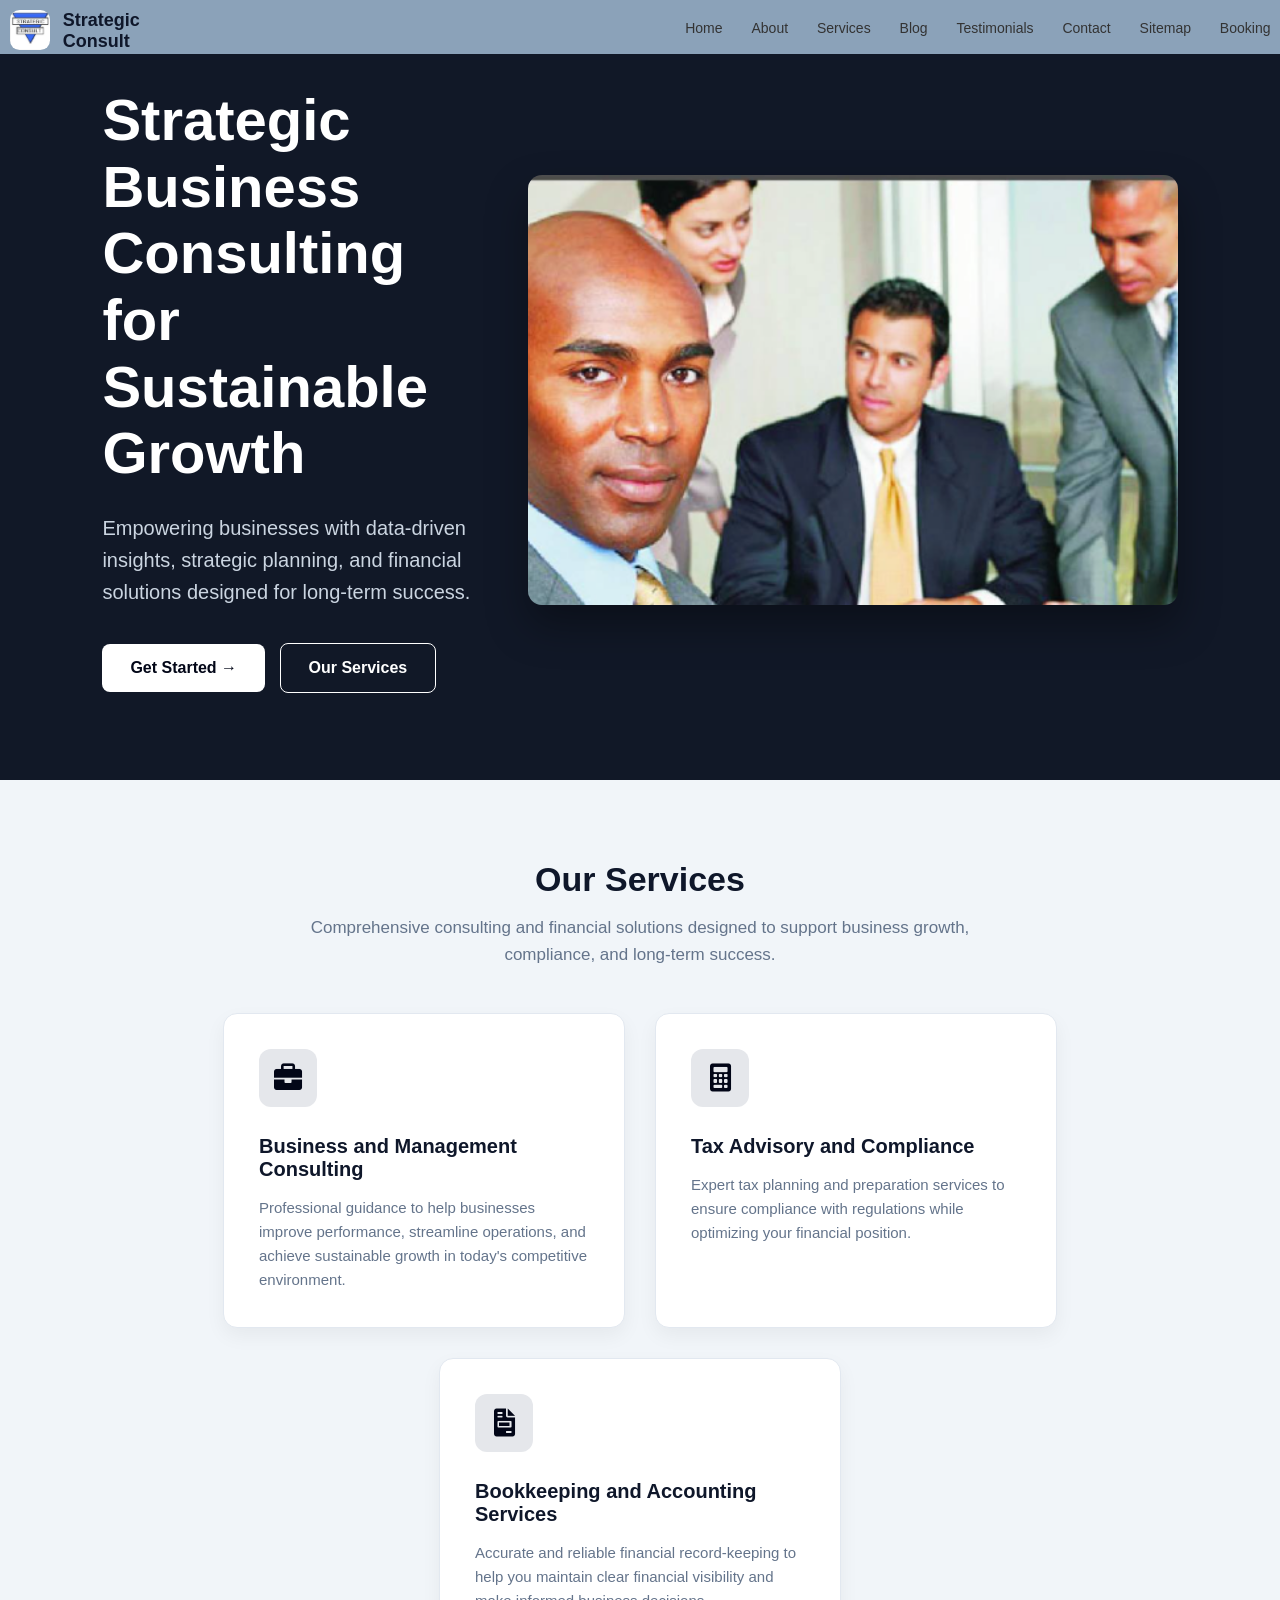
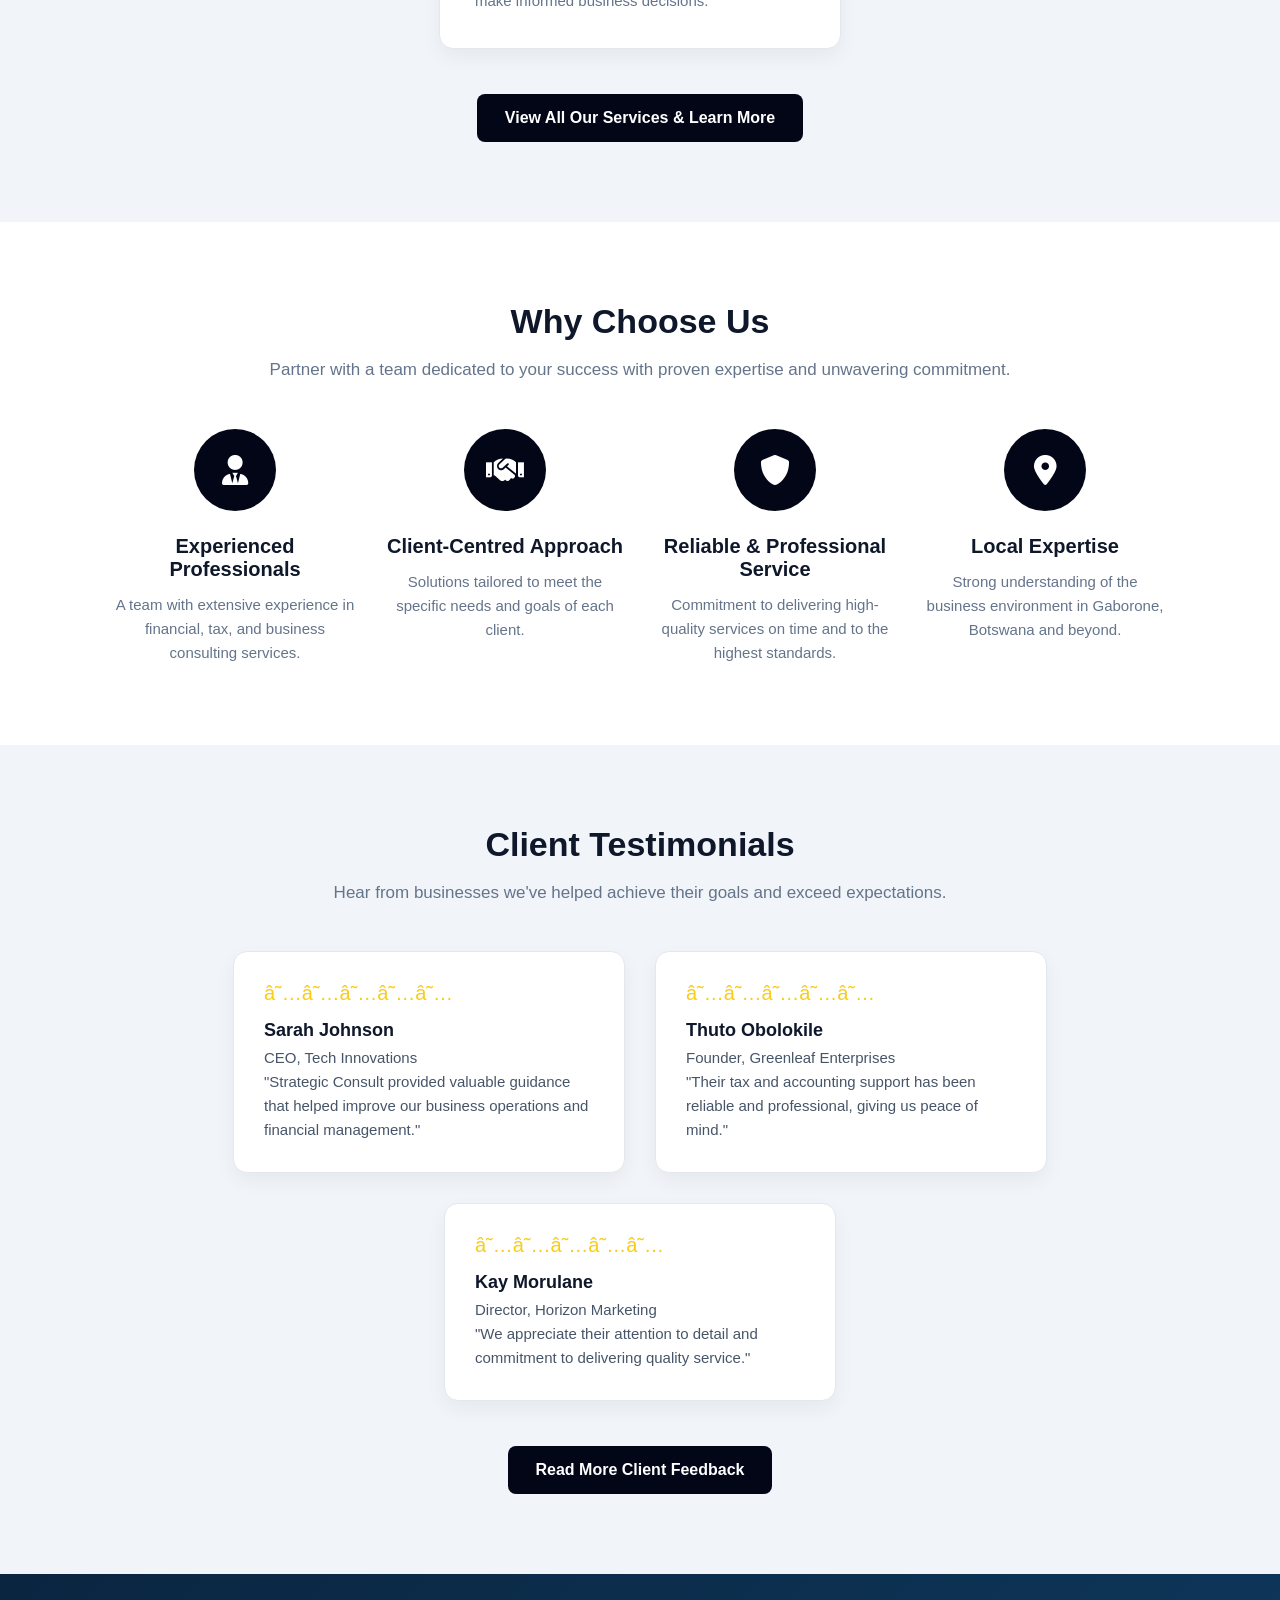
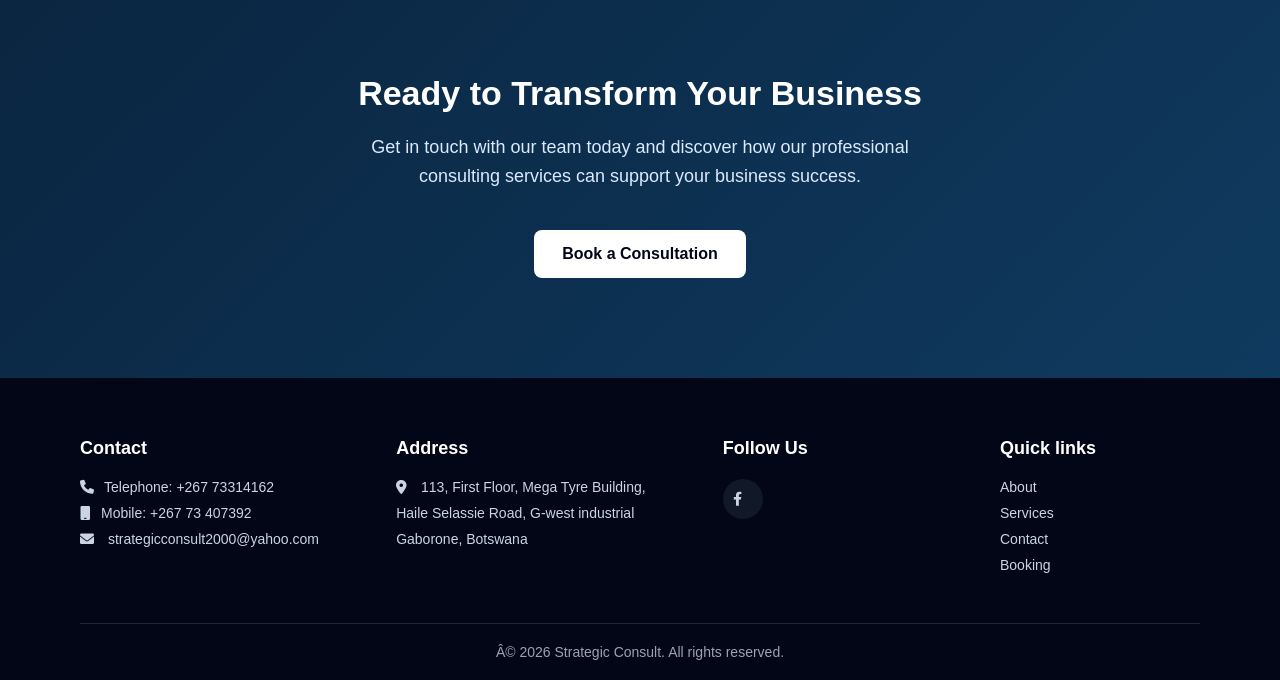
<file: index.html>
<!DOCTYPE html>
<html>
<head>
    <metadata charset="UTF-8"></metadata>
    <title>Home</title>
    <link rel="stylesheet" href="style.css">
    <link rel="stylesheet" href="https://cdnjs.cloudflare.com/ajax/libs/font-awesome/6.0.0/css/all.min.css">
</head>

<body>

  <header>   
    <a href="index.html"><img src="images/logo.png" alt="logo" style="width:40px;"></a>
    <h1>Strategic Consult</h1> 

    
    <nav class="nav" id="nav">
        <a href="index.html">Home</a>
        <a href="about.html">About</a>
        <a href="services.html">Services</a>
        <a href="blog.html">Blog</a>
        <a href="testimonials.html">Testimonials</a>
        <a href="contact.html">Contact</a>
        <a href="sitemap.html">Sitemap</a>
        <a href="booking.html">Booking</a>
    </nav>

    </header>
   

<section class="big-hero">
    <div class="big-container fade-up">
           <h1 class="fade-up" >Strategic Business Consulting for Sustainable Growth</h1>
           <p class="fade-up" >Empowering businesses with data-driven insights, strategic planning, and financial solutions designed for long-term success.</p>
       
            <a href="booking.html" class="hero-btn primary-btn" fade-up >Get Started &rarr;</a>
            <a href="services.html" class="hero-btn secondary-btn fade-up ">Our Services</a>
    </div>
            <img src="images/image 1.png" class="fade-right" alt="Consultants in a meeting">
               
    </section>
    


    <section class="ex-services">


        <h2 class="section-intro">Our Services</h2>
        <p>Comprehensive consulting and financial solutions designed to support business growth, compliance, and long-term success.</p>

        <div class="serv-container">

        <div class="service">
            <div class="icon-box">
            <i class="fas fa-briefcase"></i>
            </div>
            <h3>Business and Management Consulting</h3>
            <p>Professional guidance to help businesses improve performance, streamline operations, and achieve sustainable growth in today's competitive environment.</p>
        </div>

        <div class="service">
            <div class="icon-box">
            <i class="fas fa-calculator"></i>
            </div>
            <h3>Tax Advisory and Compliance</h3>
            <p>Expert tax planning and preparation services to ensure compliance with regulations while optimizing your financial position.</p>
        </div>

        <div class="service">
            <div class="icon-box">
            <i class="fas fa-file-invoice"></i>
            </div>
            <h3>Bookkeeping and Accounting Services</h3>
            <p>Accurate and reliable financial record-keeping to help you maintain clear financial visibility and make informed business decisions.</p>
        </div>

        </div>

        <a class="btn" href="services.html">View All Our Services & Learn More</a>

    </section>


    <section class="why-choose-us">

        <h2 class="section-intro">Why Choose Us</h2>
        <p>Partner with a team dedicated to your success with proven expertise and unwavering commitment.</p>

        <div class="feature-container">

        <div class="feature">
            <div class="circle-icon">
            <i class="fas fa-user-tie"></i>
            </div>
            <h3>Experienced Professionals</h3>
            <p>A team with extensive experience in financial, tax, and business consulting services.</p>
        </div>

        <div class="feature">
            <div class="circle-icon">
             <i class="fas fa-handshake"></i>
            </div>
            <h3>Client-Centred Approach</h3>
            <p>Solutions tailored to meet the specific needs and goals of each client.</p>
        </div>

        <div class="feature">
            <div class="circle-icon">
            <i class="fas fa-shield-alt"></i>
            </div>
            <h3>Reliable & Professional Service</h3>
            <p>Commitment to delivering high-quality services on time and to the highest standards.</p>
        </div>

        <div class="feature">
            <div class="circle-icon">
            <i class="fas fa-location-dot"></i>
            </div>
            <h3>Local Expertise</h3>
            <p>Strong understanding of the business environment in Gaborone, Botswana and beyond.</p>
        </div>

        </div>

    </section>


    <section class="testimonials">
        <h2 class="section-intro">Client Testimonials</h2>
        <p>Hear from businesses we've helped achieve their goals and exceed expectations.</p>

         <div class="testimonial-container">

        <div class="testimonial">
            <div class="stars">★★★★★</div>
            <h3>Sarah Johnson</h3>
            <p>CEO, Tech Innovations</p>
            <p>"Strategic Consult provided valuable guidance that helped improve our business operations and financial management."</p>
        </div>

        <div class="testimonial">
            <div class="stars">★★★★★</div>
            <h3>Thuto Obolokile</h3>
            <p>Founder, Greenleaf Enterprises</p>
            <p>"Their tax and accounting support has been reliable and professional, giving us peace of mind."</p>
        </div>

        <div class="testimonial">
            <div class="stars">★★★★★</div>
            <h3>Kay Morulane</h3>
            <p>Director, Horizon Marketing</p>
            <p>"We appreciate their attention to detail and commitment to delivering quality service."</p>
        </div>

         </div>

        <a class="btn" href="testimonials.html">Read More Client Feedback</a>

    </section>
    

    <section id="cta">
        <h2>Ready to Transform Your Business</h2>
        <p>Get in touch with our team today and discover how our professional consulting services can support your business success.</p>

        <a href="booking.html" class="cta-btn">Book a Consultation</a>
    </section>

    <footer class="footer">

        <div class="footer-container">
        
            <div class="footer-section">
            <h3>Contact</h3>
            <p><i class="fas fa-phone"></i>Telephone: +267 73314162</p>
            <p><i class="fas fa-mobile"></i>Mobile: +267 73 407392</p>
            <p><i class="fas fa-envelope"></i> strategicconsult2000@yahoo.com</p>
            </div>

            <div class="footer-section">
            <h3>Address</h3>
            <p><i class="fas fa-map-marker-alt"></i> 113, First Floor, Mega Tyre Building,</p>
            <p>Haile Selassie Road, G-west industrial
            <p>Gaborone, Botswana</p>
            </div>

            <div class="footer-section">
            <h3>Follow Us</h3>
            <div class="social-icons">
                <a href="https://www.facebook.com/StrategicConsultBotswana/"><i class="fab fa-facebook-f"></i></a>
            </div>
            </div>

            <div class="footer-section">
            <h3>Quick links</h3>
            <a href="about.html">About</a>
            <a href="services.html">Services</a>
            <a href="contact.html">Contact</a>
            <a href="booking.html">Booking</a>
            </div>

        </div>

        <div class="footer-bottom">
            <p>© 2026 Strategic Consult. All rights reserved.</p>
        </div>
        
    </footer>

</body>
</html>
</file>
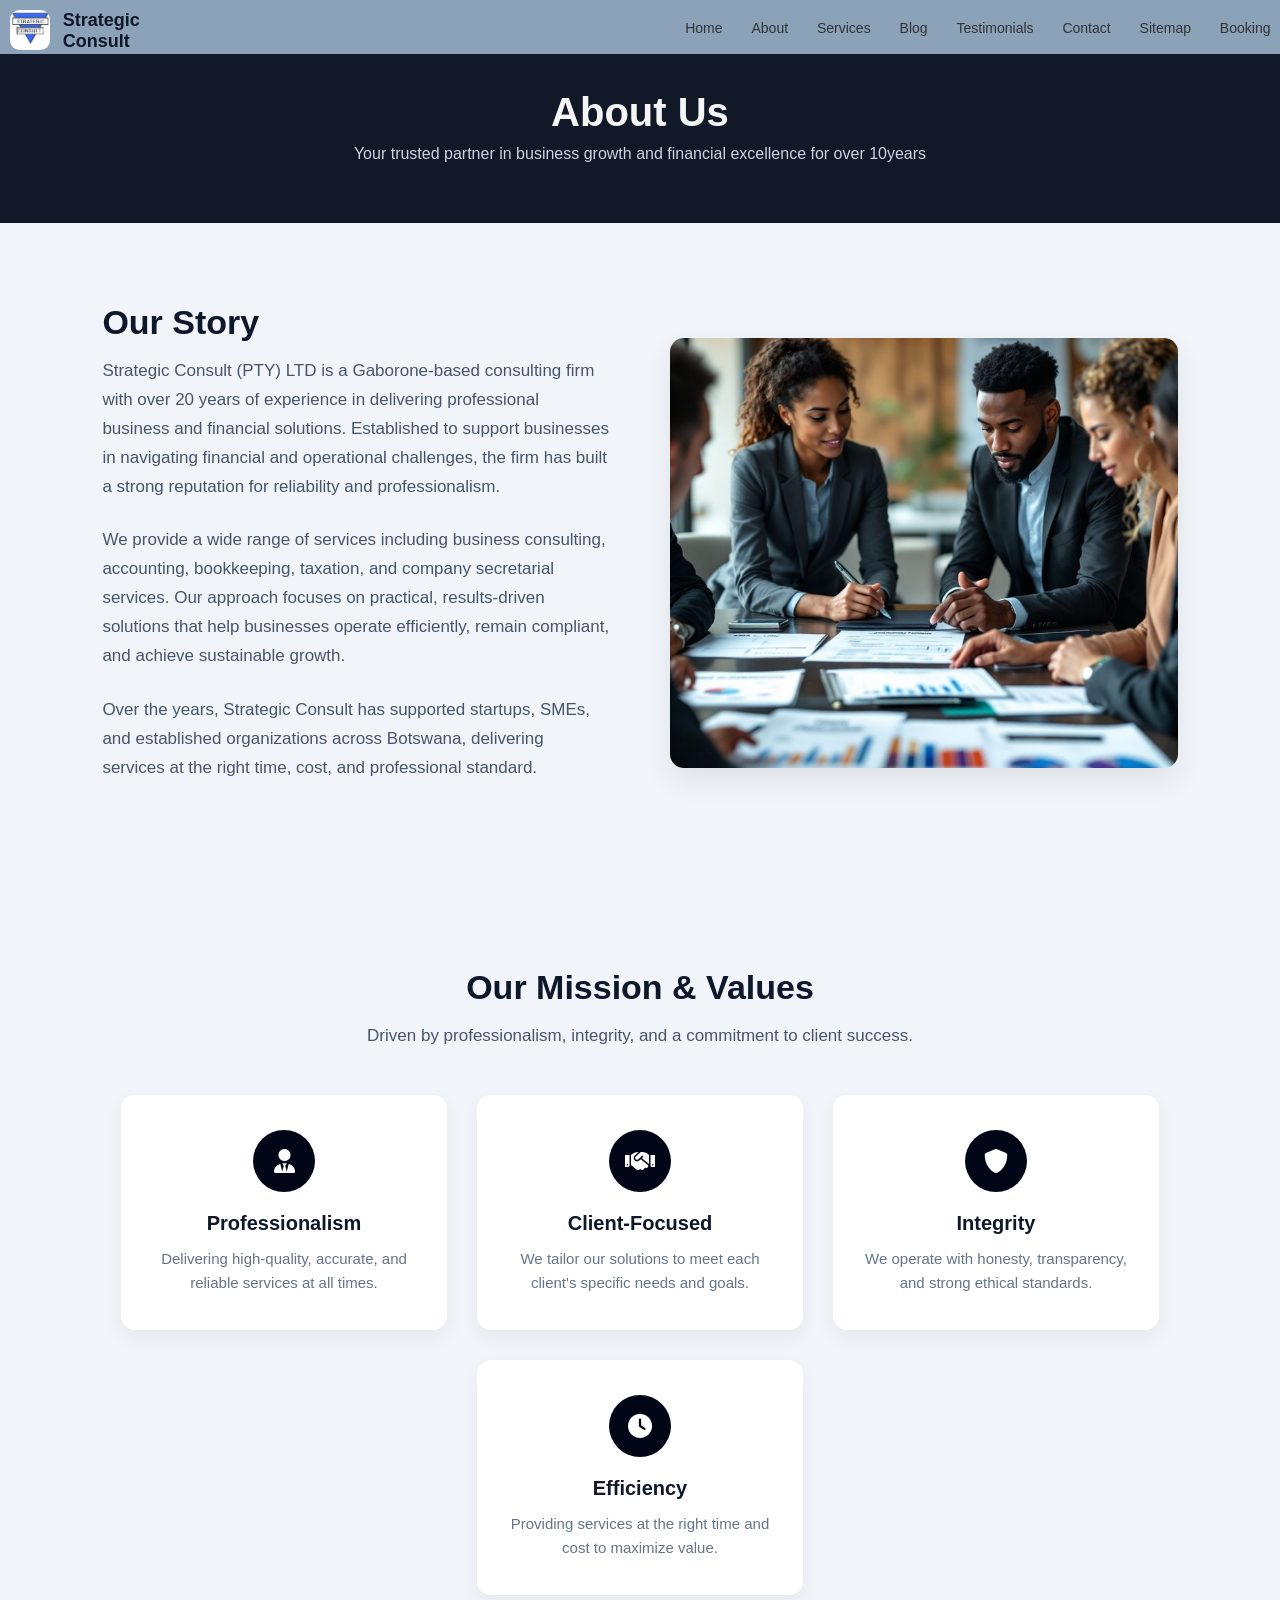
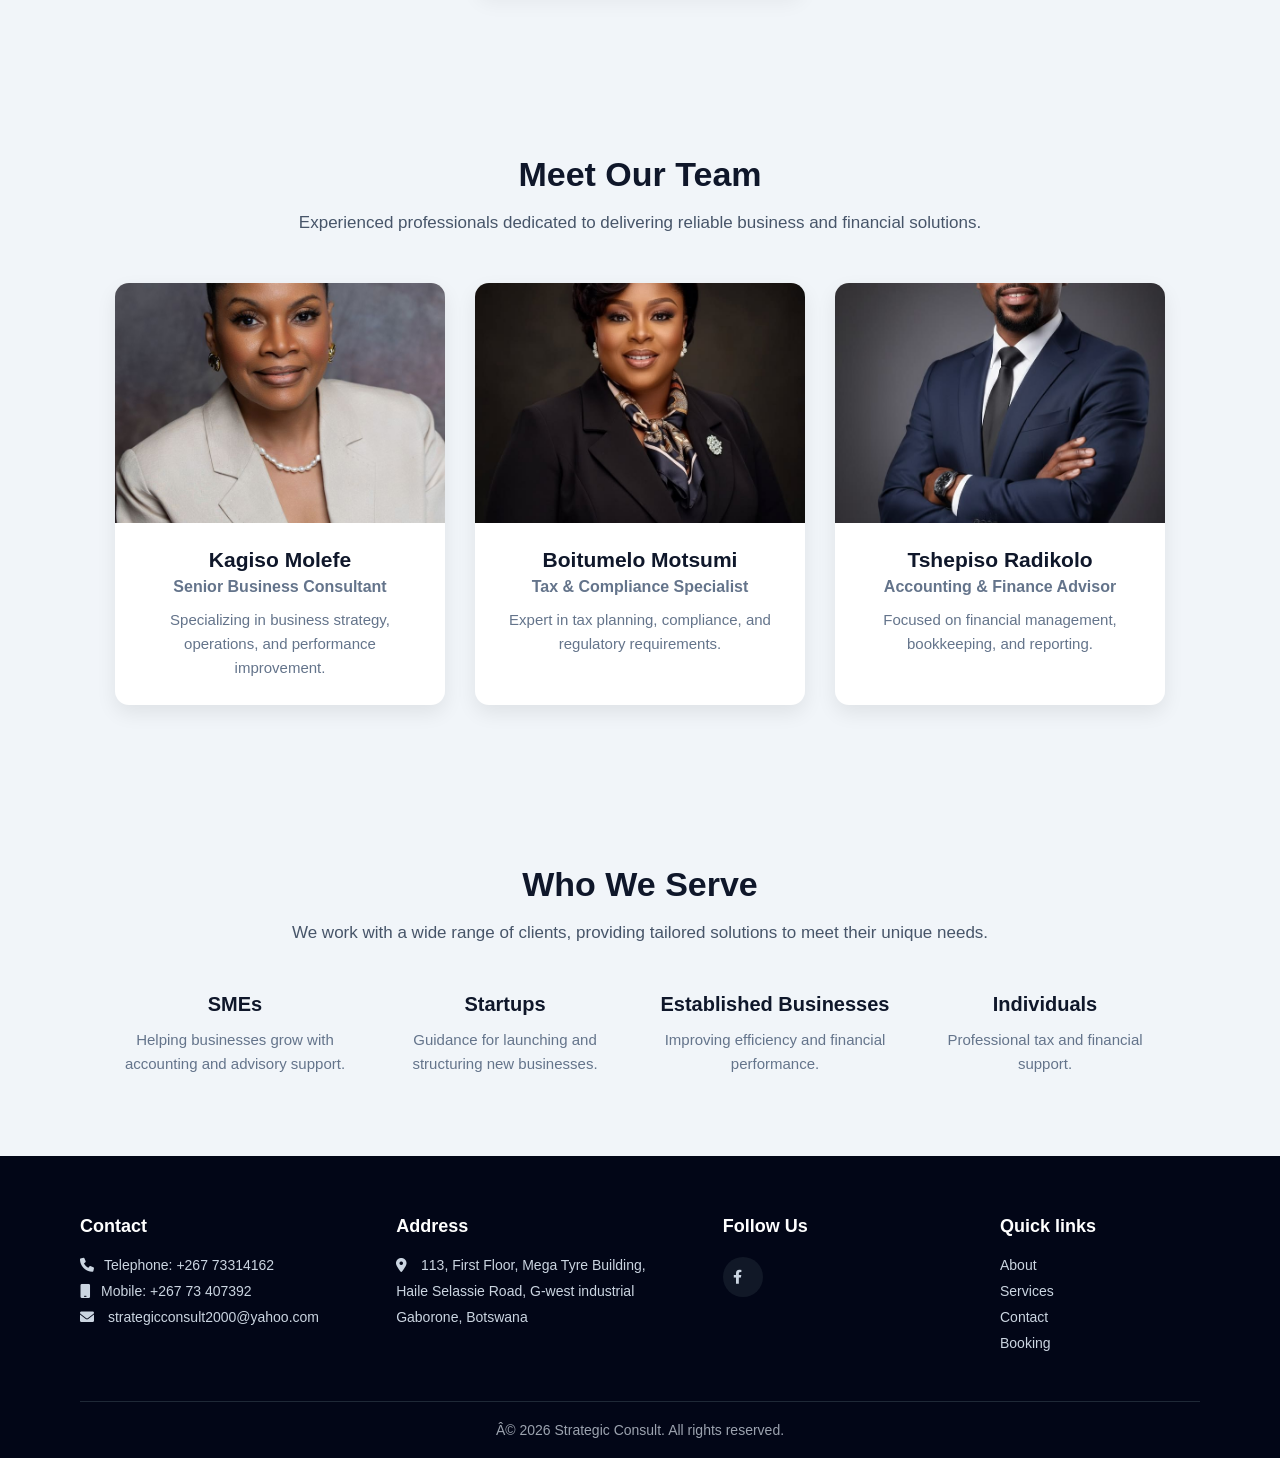
<file: about.html>
<!DOCTYPE html>
<html>
<head>
    <metadata charset="UTF-8"></metadata>
    <title>About</title>
     <link rel="stylesheet" href="style.css">
     <link rel="stylesheet" href="https://cdnjs.cloudflare.com/ajax/libs/font-awesome/6.0.0/css/all.min.css">
</head>
<body>

    <header>   
    <a href="index.html"><img src="images\logo.png" alt="logo" style="width:40px;"></a>
    <h1>Strategic Consult</h1>
    <nav>
        <a href="index.html">Home</a>
        <a href="about.html">About</a>
        <a href="services.html">Services</a>
        <a href="blog.html">Blog</a>
        <a href="testimonials.html">Testimonials</a>
        <a href="contact.html">Contact</a>
        <a href="sitemap.html">Sitemap</a>
        <a href="booking.html">Booking</a>
    </nav>
    </header>

    <section class="hero">
        <h1>About Us</h1>
        <p>Your trusted partner in business growth and financial excellence for over 10years</p>
    </section>

    <section class="about-story">

    <div class="about-container">

        <div class="about-text">
            <h2>Our Story</h2>

            <p>
                Strategic Consult (PTY) LTD is a Gaborone-based consulting firm with over 20 years of experience 
                in delivering professional business and financial solutions. Established to support businesses in 
                navigating financial and operational challenges, the firm has built a strong reputation for reliability 
                and professionalism.
            </p>

            <p>
                We provide a wide range of services including business consulting, accounting, bookkeeping, taxation, 
                and company secretarial services. Our approach focuses on practical, results-driven solutions that help 
                businesses operate efficiently, remain compliant, and achieve sustainable growth.
            </p>

            <p>
                Over the years, Strategic Consult has supported startups, SMEs, and established organizations across 
                Botswana, delivering services at the right time, cost, and professional standard.
            </p>
        </div>

        <div class="about-image">
            <img src="images\business consult.jpg" alt="Business Meeting">
        </div>

    </div>

</section>


<section class="mission-values">

    <h2 class="section-intro">Our Mission & Values</h2>
    <p>
        Driven by professionalism, integrity, and a commitment to client success.
    </p>

    <div class="values-container">

        <div class="value-card">
            <div class="value-icon"><i class="fas fa-user-tie"></i></div>
            <h3>Professionalism</h3>
            <p>Delivering high-quality, accurate, and reliable services at all times.</p>
        </div>

        <div class="value-card">
            <div class="value-icon"><i class="fas fa-handshake"></i></div>
            <h3>Client-Focused</h3>
            <p>We tailor our solutions to meet each client's specific needs and goals.</p>
        </div>

        <div class="value-card">
            <div class="value-icon"><i class="fas fa-shield-alt"></i></div>
            <h3>Integrity</h3>
            <p>We operate with honesty, transparency, and strong ethical standards.</p>
        </div>

        <div class="value-card">
            <div class="value-icon"><i class="fas fa-clock"></i></div>
            <h3>Efficiency</h3>
            <p>Providing services at the right time and cost to maximize value.</p>
        </div>

    </div>

</section>

<section class="team">

    <h2 class="section-intro">Meet Our Team</h2>
    <p>
        Experienced professionals dedicated to delivering reliable business and financial solutions.
    </p>

    <div class="team-container">

           <div class="team-card">
            <img src="images\Kagiso.jpg" alt="Kagiso Molefe">
            <div class="team-content">
                <h3>Kagiso Molefe</h3>
                <h4>Senior Business Consultant</h4>
                <p>Specializing in business strategy, operations, and performance improvement.</p>
            </div>
        </div>

        <div class="team-card">
            <img src="images\Boi.jpg" alt="Boitumelo Motsumi">
            <div class="team-content">
                <h3>Boitumelo Motsumi</h3>
                <h4>Tax & Compliance Specialist</h4>
                <p>Expert in tax planning, compliance, and regulatory requirements.</p>
            </div>
        </div>

        <div class="team-card">
            <img src="images\Tshepi.jpg" alt="Tshepiso Radikolo">
            <div class="team-content">
                <h3>Tshepiso Radikolo</h3>
                <h4>Accounting & Finance Advisor</h4>
                <p>Focused on financial management, bookkeeping, and reporting.</p>
            </div>
        </div>

    </div>

</section>

<section id="who-we-serve">

    <h2 class="section-intro">Who We Serve</h2>
    <p>
        We work with a wide range of clients, providing tailored solutions to meet their unique needs.
    </p>

    <div class="feature-container">

        <div class="feature">
            <h3>SMEs</h3>
            <p>Helping businesses grow with accounting and advisory support.</p>
        </div>

        <div class="feature">
            <h3>Startups</h3>
            <p>Guidance for launching and structuring new businesses.</p>
        </div>

        <div class="feature">
            <h3>Established Businesses</h3>
            <p>Improving efficiency and financial performance.</p>
        </div>

        <div class="feature">
            <h3>Individuals</h3>
            <p>Professional tax and financial support.</p>
        </div>

    </div>

</section>

    <footer class="footer">

        <div class="footer-container">
        
            <div class="footer-section">
            <h3>Contact</h3>
            <p><i class="fas fa-phone"></i>Telephone: +267 73314162</p>
            <p><i class="fas fa-mobile"></i>Mobile: +267 73 407392</p>
            <p><i class="fas fa-envelope"></i> strategicconsult2000@yahoo.com</p>
            </div>

            <div class="footer-section">
            <h3>Address</h3>
            <p><i class="fas fa-map-marker-alt"></i> 113, First Floor, Mega Tyre Building,</p>
            <p>Haile Selassie Road, G-west industrial
            <p>Gaborone, Botswana</p>
            </div>

            <div class="footer-section">
            <h3>Follow Us</h3>
            <div class="social-icons">
                <a href="https://www.facebook.com/StrategicConsultBotswana/"><i class="fab fa-facebook-f"></i></a>
            </div>
            </div>

            <div class="footer-section">
            <h3>Quick links</h3>
            <a href="about.html">About</a>
            <a href="services.html">Services</a>
            <a href="contact.html">Contact</a>
            <a href="booking.html">Booking</a>
            </div>

        </div>

        <div class="footer-bottom">
            <p>© 2026 Strategic Consult. All rights reserved.</p>
        </div>
        
    </footer>

</body>
</html>
</file>
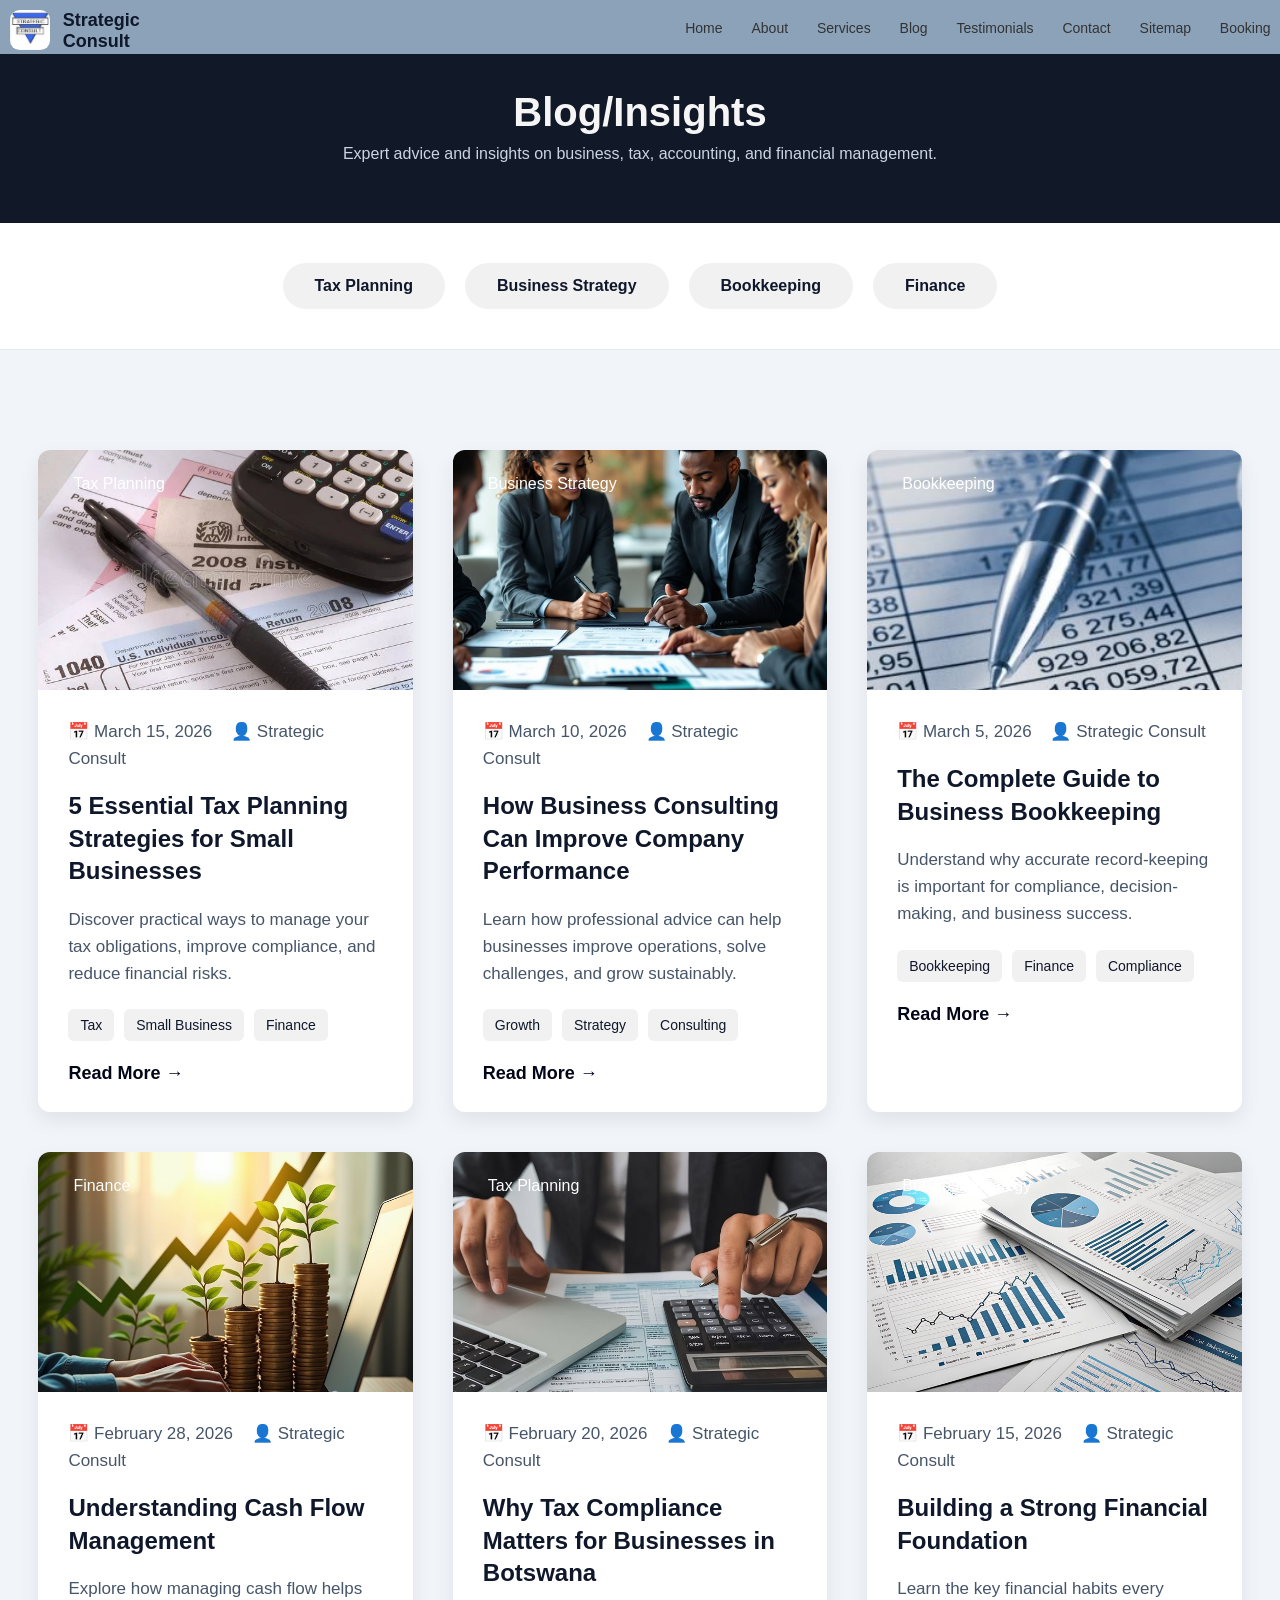
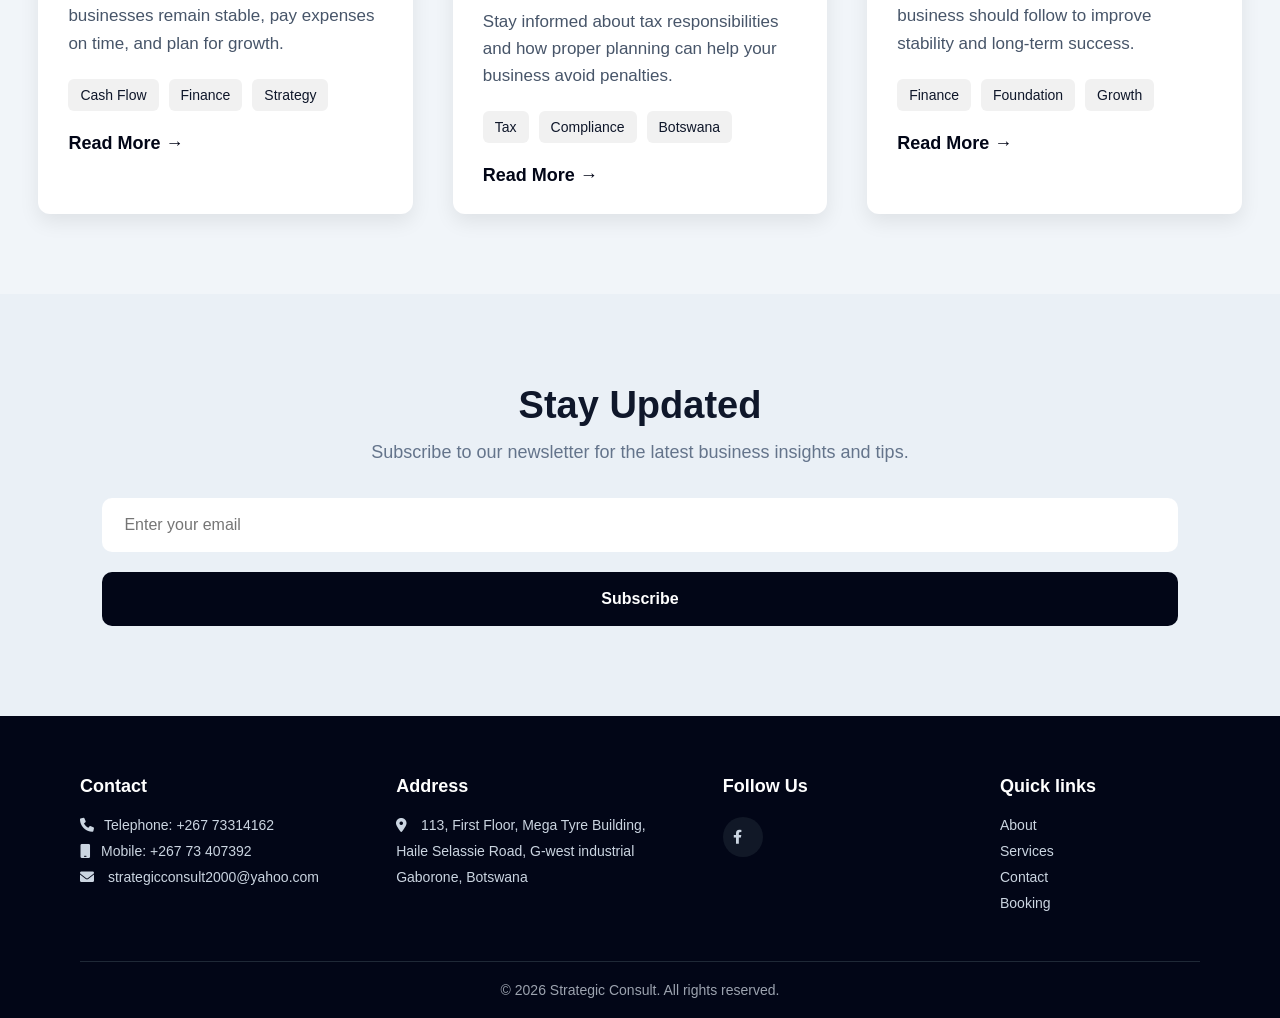
<file: blog.html>
<!DOCTYPE html>
<html lang="en">
<head>
    <meta charset="UTF-8">
    <meta name="viewport" content="width=device-width, initial-scale=1.0">
    <title>Blog</title>
     <link rel="stylesheet" href="style.css">
     <link rel="stylesheet" href="https://cdnjs.cloudflare.com/ajax/libs/font-awesome/6.0.0/css/all.min.css">
</head>
<body>

 <header>   
    <a href="index.html"><img src="images/logo.png" alt="logo" style="width:40px;"></a>
    <h1>Strategic Consult</h1>
    <nav>
        <a href="index.html">Home</a>
        <a href="about.html">About</a>
        <a href="services.html">Services</a>
        <a href="blog.html">Blog</a>
        <a href="testimonials.html">Testimonials</a>
        <a href="contact.html">Contact</a>
        <a href="sitemap.html">Sitemap</a>
        <a href="booking.html">Booking</a>
    </nav>
    </header>

    <section class="hero">
        <h1>Blog/Insights</h1>
        <p>Expert advice and insights on business, tax, accounting, and financial management.</p>
    </section>


    <section class="blog-filter">
    <a href="blog/tax-planning.html">Tax Planning</a>
    <a href="blog/business-consulting.html">Business Strategy</a>
    <a href="blog/book-keeping.html">Bookkeeping</a>
    <a href="blog/financial-foundation.html">Finance</a>
</section>

<section class="blog-page">

    <div class="blog-grid">

        <div class="blog-card">
            <div class="blog-image">
                <img src="images/tax 1.webp" alt="Tax Planning">
                <span>Tax Planning</span>
            </div>

            <div class="blog-content">
                <p class="meta">📅 March 15, 2026 &nbsp;&nbsp; 👤 Strategic Consult</p>
                <h3>5 Essential Tax Planning Strategies for Small Businesses</h3>
                <p>Discover practical ways to manage your tax obligations, improve compliance, and reduce financial risks.</p>

                <div class="tags">
                    <span>Tax</span>
                    <span>Small Business</span>
                    <span>Finance</span>
                </div>

                <a class="read-more" href="blog/tax-planning.html">Read More →</a>
            </div>
        </div>

        <div class="blog-card">
            <div class="blog-image">
                <img src="images/business consult.jpg" alt="Business Consulting">
                <span>Business Strategy</span>
            </div>

            <div class="blog-content">
                <p class="meta">📅 March 10, 2026 &nbsp;&nbsp; 👤 Strategic Consult</p>
                <h3>How Business Consulting Can Improve Company Performance</h3>
                <p>Learn how professional advice can help businesses improve operations, solve challenges, and grow sustainably.</p>

                <div class="tags">
                    <span>Growth</span>
                    <span>Strategy</span>
                    <span>Consulting</span>
                </div>

                <a class="read-more" href="blog/business-consulting.html">Read More →</a>
            </div>
        </div>

        <div class="blog-card">
            <div class="blog-image">
                <img src="images/bookkeeping.jpg" alt="Bookkeeping">
                <span>Bookkeeping</span>
            </div>

            <div class="blog-content">
                <p class="meta">📅 March 5, 2026 &nbsp;&nbsp; 👤 Strategic Consult</p>
                <h3>The Complete Guide to Business Bookkeeping</h3>
                <p>Understand why accurate record-keeping is important for compliance, decision-making, and business success.</p>

                <div class="tags">
                    <span>Bookkeeping</span>
                    <span>Finance</span>
                    <span>Compliance</span>
                </div>

                <a class="read-more" href="blog/book-keeping.html">Read More →</a>
            </div>
        </div>

        <div class="blog-card">
            <div class="blog-image">
                <img src="images/cashflow.jpg" alt="Cash Flow">
                <span>Finance</span>
            </div>

            <div class="blog-content">
                <p class="meta">📅 February 28, 2026 &nbsp;&nbsp; 👤 Strategic Consult</p>
                <h3>Understanding Cash Flow Management</h3>
                <p>Explore how managing cash flow helps businesses remain stable, pay expenses on time, and plan for growth.</p>

                <div class="tags">
                    <span>Cash Flow</span>
                    <span>Finance</span>
                    <span>Strategy</span>
                </div>

                <a class="read-more" href="blog/cash-flow.html">Read More →</a>
            </div>
        </div>

        <div class="blog-card">
            <div class="blog-image">
                <img src="images/tax 2.jpg" alt="Tax Compliance">
                <span>Tax Planning</span>
            </div>

            <div class="blog-content">
                <p class="meta">📅 February 20, 2026 &nbsp;&nbsp; 👤 Strategic Consult</p>
                <h3>Why Tax Compliance Matters for Businesses in Botswana</h3>
                <p>Stay informed about tax responsibilities and how proper planning can help your business avoid penalties.</p>

                <div class="tags">
                    <span>Tax</span>
                    <span>Compliance</span>
                    <span>Botswana</span>
                </div>

                <a class="read-more" href="blog/tax-compliance.html">Read More →</a>
            </div>
        </div>

        <div class="blog-card">
            <div class="blog-image">
                <img src="images/plan.jpg" alt="Financial Planning">
                <span>Business Strategy</span>
            </div>

            <div class="blog-content">
                <p class="meta">📅 February 15, 2026 &nbsp;&nbsp; 👤 Strategic Consult</p>
                <h3>Building a Strong Financial Foundation</h3>
                <p>Learn the key financial habits every business should follow to improve stability and long-term success.</p>

                <div class="tags">
                    <span>Finance</span>
                    <span>Foundation</span>
                    <span>Growth</span>
                </div>

                <a class="read-more" href="blog/financial-foundation.html">Read More →</a>
            </div>
        </div>

    </div>

</section>

<section class="newsletter">
    <h2>Stay Updated</h2>
    <p>Subscribe to our newsletter for the latest business insights and tips.</p>

    <form>
        <input type="email" placeholder="Enter your email">
        <button type="submit">Subscribe</button>
    </form>
</section>


    <footer class="footer">

        <div class="footer-container">
        
            <div class="footer-section">
            <h3>Contact</h3>
            <p><i class="fas fa-phone"></i>Telephone: +267 73314162</p>
            <p><i class="fas fa-mobile"></i>Mobile: +267 73 407392</p>
            <p><i class="fas fa-envelope"></i> strategicconsult2000@yahoo.com</p>
            </div>

            <div class="footer-section">
            <h3>Address</h3>
            <p><i class="fas fa-map-marker-alt"></i> 113, First Floor, Mega Tyre Building,</p>
            <p>Haile Selassie Road, G-west industrial
            <p>Gaborone, Botswana</p>
            </div>

            <div class="footer-section">
            <h3>Follow Us</h3>
            <div class="social-icons">
                <a href="https://www.facebook.com/StrategicConsultBotswana/"><i class="fab fa-facebook-f"></i></a>
            </div>
            </div>

            <div class="footer-section">
            <h3>Quick links</h3>
            <a href="about.html">About</a>
            <a href="services.html">Services</a>
            <a href="contact.html">Contact</a>
            <a href="booking.html">Booking</a>
            </div>

        </div>

        <div class="footer-bottom">
            <p>© 2026 Strategic Consult. All rights reserved.</p>
        </div>
        
    </footer>
</body>
</html>
</file>
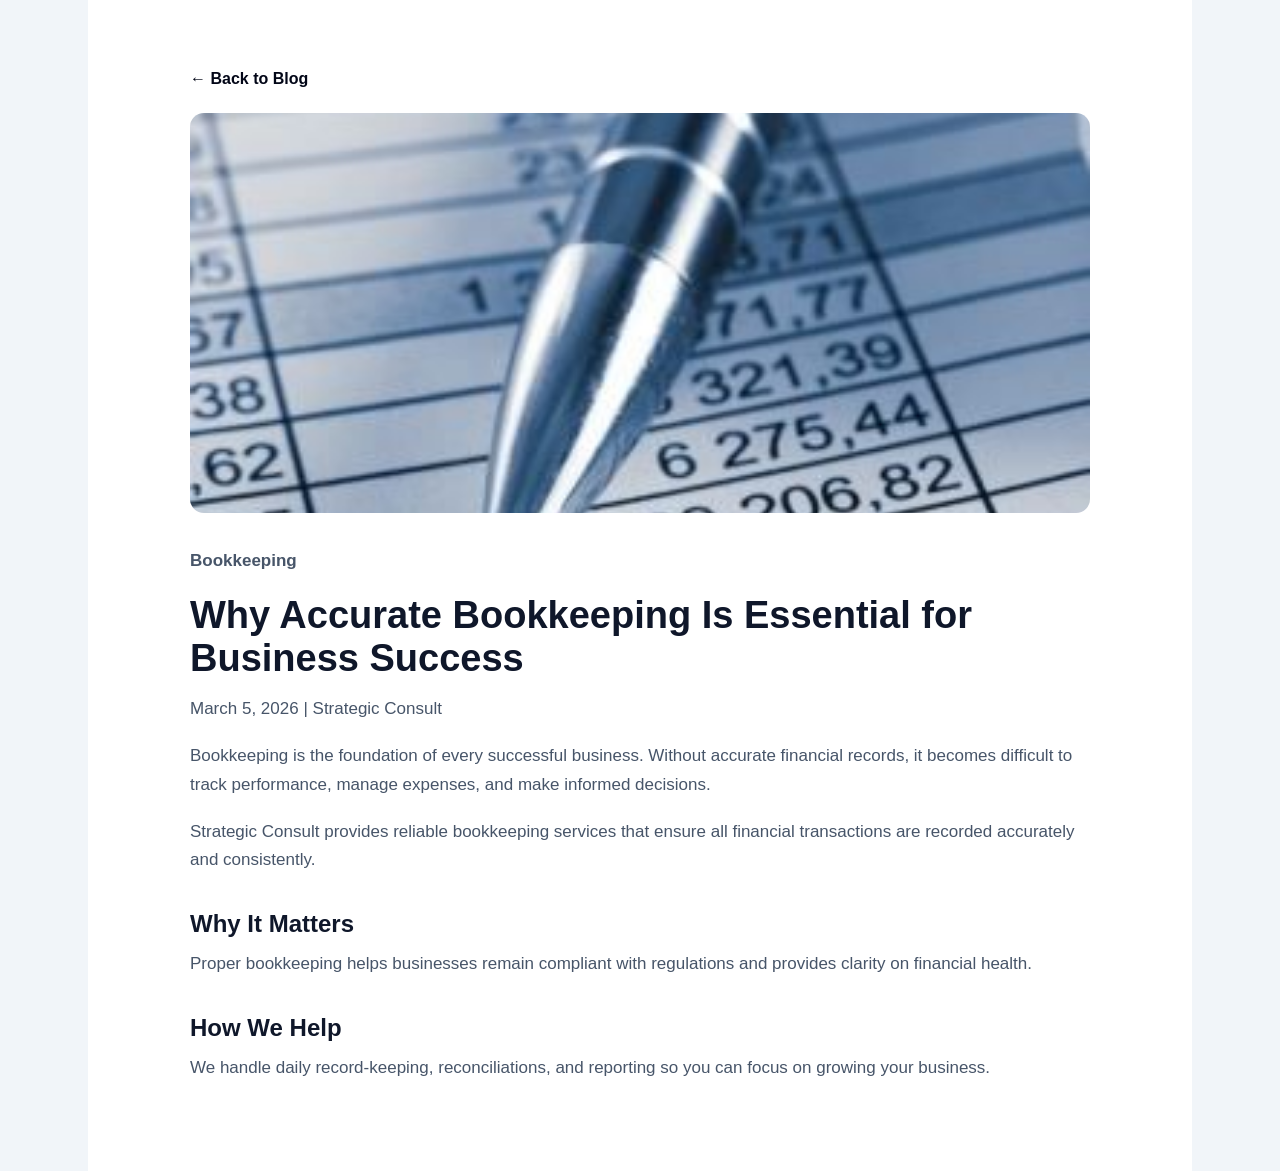
<file: book-keeping.html>
<!DOCTYPE html>
<html>
    <head>
         <meta charset="UTF-8">
    <meta name="viewport" content="width=device-width, initial-scale=1.0">
    <title>Bookkeeping</title>
     <link rel="stylesheet" href="../style.css">
    </head>

    <body>
<section class="single-blog">

    <a href="../blog.html" class="back-link">← Back to Blog</a>

    <img src="../images/bookkeeping.jpg" alt="Bookkeeping">

    <p class="blog-category">Bookkeeping</p>

    <h1>Why Accurate Bookkeeping Is Essential for Business Success</h1>

    <p class="blog-meta">March 5, 2026 | Strategic Consult</p>

    <p>
        Bookkeeping is the foundation of every successful business. Without accurate financial records, it becomes difficult to track performance, 
        manage expenses, and make informed decisions.
    </p>

    <p>
        Strategic Consult provides reliable bookkeeping services that ensure all financial transactions are recorded accurately and consistently.
    </p>

    <h2>Why It Matters</h2>
    <p>
        Proper bookkeeping helps businesses remain compliant with regulations and provides clarity on financial health.
    </p>

    <h2>How We Help</h2>
    <p>
        We handle daily record-keeping, reconciliations, and reporting so you can focus on growing your business.
    </p>

</section>

    </body>
</html>
</file>
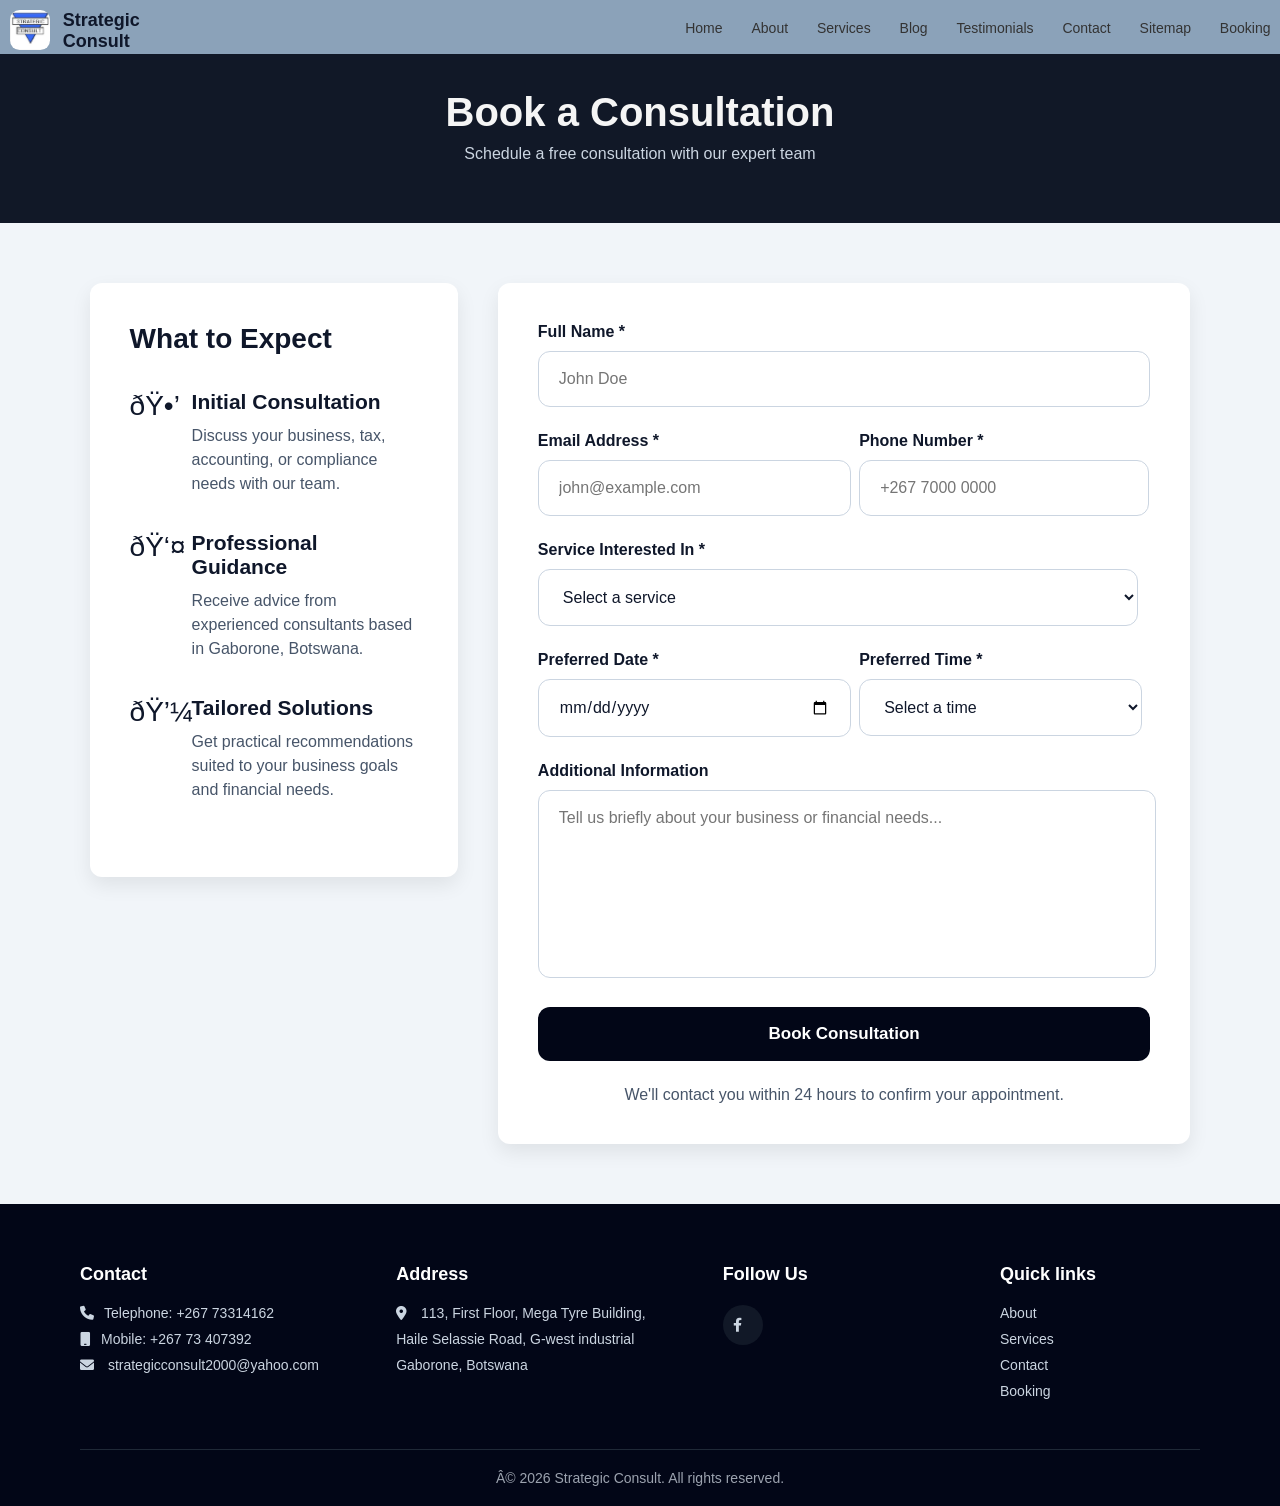
<file: booking.html>
<!DOCTYPE html>
<html>
<head>
    <metadata charset="UTF-8"></metadata>
    <title>Booking</title>
     <link rel="stylesheet" href="style.css">
     <link rel="stylesheet" href="https://cdnjs.cloudflare.com/ajax/libs/font-awesome/6.0.0/css/all.min.css">
</head>
<body>

   <header>   
    <a href="index.html"><img src="images\logo.png" alt="logo" style="width:40px;"></a>
    <h1>Strategic Consult</h1>
    <nav>
        <a href="index.html">Home</a>
        <a href="about.html">About</a>
        <a href="services.html">Services</a>
        <a href="blog.html">Blog</a>
        <a href="testimonials.html">Testimonials</a>
        <a href="contact.html">Contact</a>
        <a href="sitemap.html">Sitemap</a>
        <a href="booking.html">Booking</a>
    </nav>
    </header>

    <main>
    <section class="hero">
        <h1>Book a Consultation</h1>
        <p>Schedule a free consultation with our expert team</p>
    </section>

   <section class="booking-section">

    <div class="booking-info">
        <h2>What to Expect</h2>

        <div class="expect-item">
            <span class="expect-icon">🕒</span>
            <div>
                <h3>Initial Consultation</h3>
                <p>Discuss your business, tax, accounting, or compliance needs with our team.</p>
            </div>
        </div>

        <div class="expect-item">
            <span class="expect-icon">👤</span>
            <div>
                <h3>Professional Guidance</h3>
                <p>Receive advice from experienced consultants based in Gaborone, Botswana.</p>
            </div>
        </div>

        <div class="expect-item">
            <span class="expect-icon">💼</span>
            <div>
                <h3>Tailored Solutions</h3>
                <p>Get practical recommendations suited to your business goals and financial needs.</p>
            </div>
        </div>
    </div>


    <form class="booking-form">

        <div class="form-group full">
            <label>Full Name *</label>
            <input type="text" placeholder="John Doe">
        </div>

        <div class="form-row">
            <div class="form-group">
                <label>Email Address *</label>
                <input type="email" placeholder="john@example.com">
            </div>

            <div class="form-group">
                <label>Phone Number *</label>
                <input style="width: 85%;" type="tel" placeholder="+267 7000 0000">
            </div>
        </div>

        <div class="form-group full">
            <label>Service Interested In *</label>
            <select style="width: 98%;">
                <option>Select a service</option>
                <option>Business Consulting</option>
                <option>Tax Advisory and Compliance</option>
                <option>Bookkeeping Services</option>
                <option>Accounting Services</option>
                <option>Company Secretarial Services</option>
                <option>Financial Management Support</option>
                <option>Payroll Services</option>
                <option>Regulatory Compliance</option>
                <option>Business Adisory</option>
            </select>
        </div>

        <div class="form-row">
            <div class="form-group">
                <label>Preferred Date *</label>
                <input type="date">
            </div>

            <div class="form-group">
                <label>Preferred Time *</label>
                <select style="width: 97%;">
                    <option>Select a time</option>
                    <option>09:00 AM</option>
                    <option>10:00 AM</option>
                    <option>11:00 AM</option>
                    <option>02:00 PM</option>
                    <option>03:00 PM</option>
                </select>
            </div>
        </div>

        <div class="form-group full">
            <label>Additional Information</label>
            <textarea style="width: 94%;" placeholder="Tell us briefly about your business or financial needs..."></textarea>
        </div>

        <button type="submit">Book Consultation</button>

        <p class="form-note">We'll contact you within 24 hours to confirm your appointment.</p>

    </form>

</section>

    <footer class="footer">

        <div class="footer-container">
        
            <div class="footer-section">
            <h3>Contact</h3>
            <p><i class="fas fa-phone"></i>Telephone: +267 73314162</p>
            <p><i class="fas fa-mobile"></i>Mobile: +267 73 407392</p>
            <p><i class="fas fa-envelope"></i> strategicconsult2000@yahoo.com</p>
            </div>

            <div class="footer-section">
            <h3>Address</h3>
            <p><i class="fas fa-map-marker-alt"></i> 113, First Floor, Mega Tyre Building,</p>
            <p>Haile Selassie Road, G-west industrial
            <p>Gaborone, Botswana</p>
            </div>

            <div class="footer-section">
            <h3>Follow Us</h3>
            <div class="social-icons">
                <a href="https://www.facebook.com/StrategicConsultBotswana/"><i class="fab fa-facebook-f"></i></a>
            </div>
            </div>

            <div class="footer-section">
            <h3>Quick links</h3>
            <a href="about.html">About</a>
            <a href="services.html">Services</a>
            <a href="contact.html">Contact</a>
            <a href="booking.html">Booking</a>
            </div>

        </div>

        <div class="footer-bottom">
            <p>© 2026 Strategic Consult. All rights reserved.</p>
        </div>
        
    </footer>
</body>
</html>
</file>
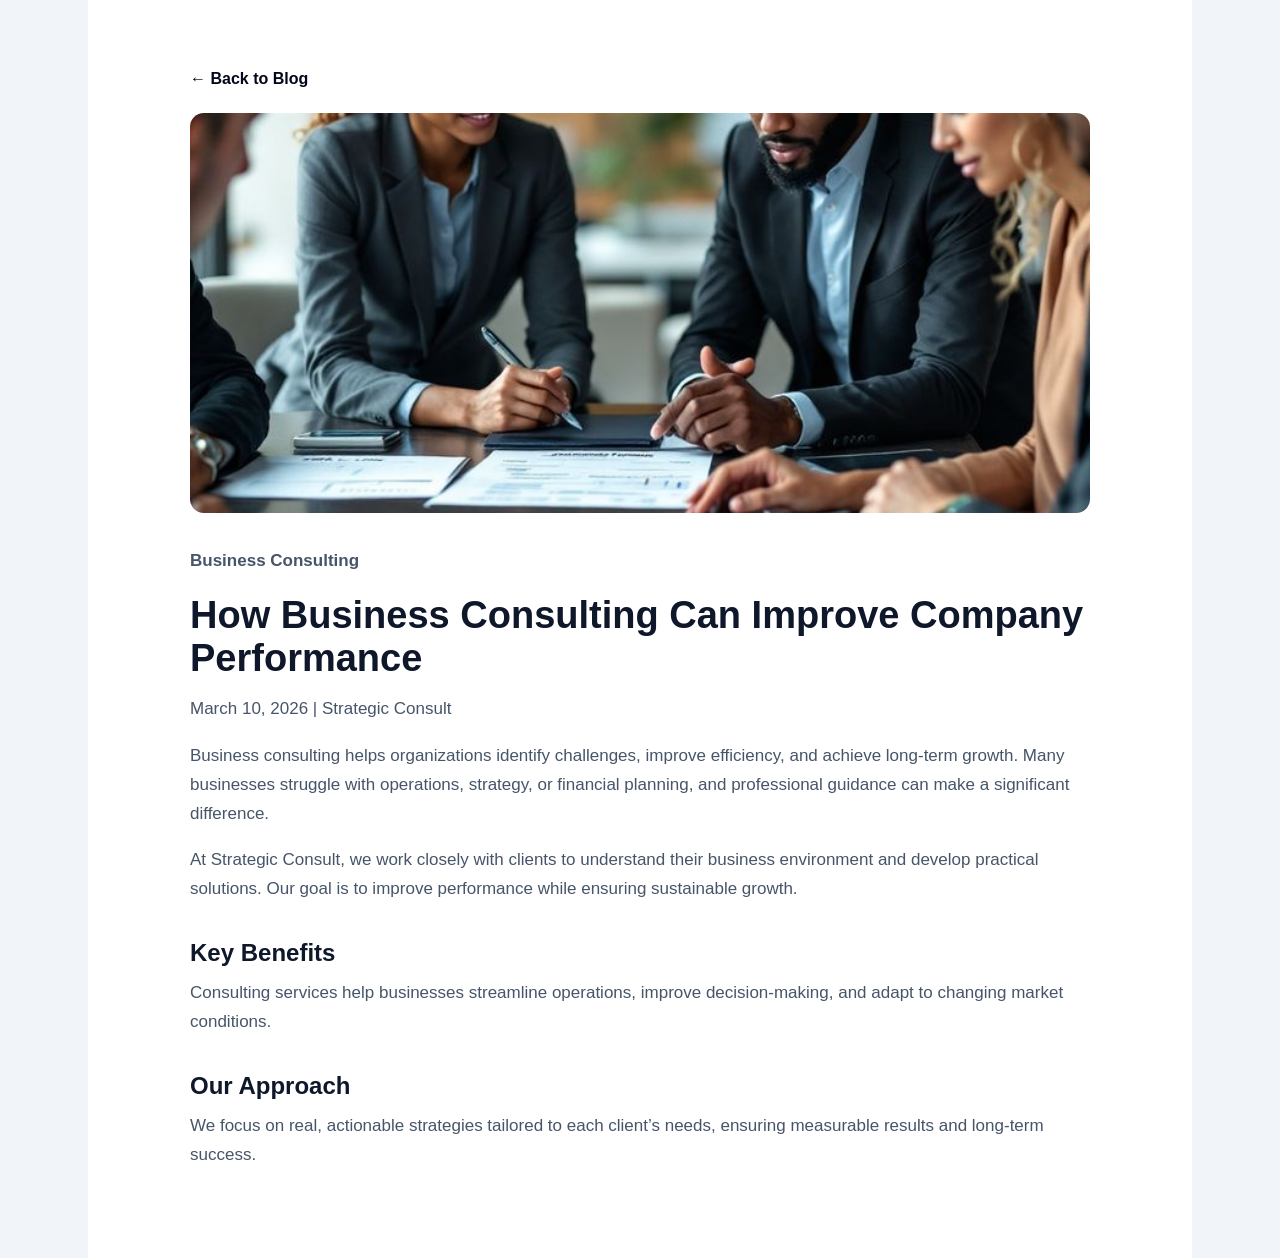
<file: business-consulting.html>
<!DOCTYPE html>
<html>
    <head>
         <meta charset="UTF-8">
    <meta name="viewport" content="width=device-width, initial-scale=1.0">
    <title>Business Consulting</title>
     <link rel="stylesheet" href="../style.css">
    </head>

    <body>
<section class="single-blog">

    <a href="../blog.html" class="back-link">← Back to Blog</a>

    <img src="../images/business consult.jpg" alt="Business Consulting">

    <p class="blog-category">Business Consulting</p>

    <h1>How Business Consulting Can Improve Company Performance</h1>

    <p class="blog-meta">March 10, 2026 | Strategic Consult</p>

    <p>
        Business consulting helps organizations identify challenges, improve efficiency, and achieve long-term growth. 
        Many businesses struggle with operations, strategy, or financial planning, and professional guidance can make a significant difference.
    </p>

    <p>
        At Strategic Consult, we work closely with clients to understand their business environment and develop practical solutions. 
        Our goal is to improve performance while ensuring sustainable growth.
    </p>

    <h2>Key Benefits</h2>
    <p>
        Consulting services help businesses streamline operations, improve decision-making, and adapt to changing market conditions.
    </p>

    <h2>Our Approach</h2>
    <p>
        We focus on real, actionable strategies tailored to each client’s needs, ensuring measurable results and long-term success.
    </p>

</section>
    </body>
</html>
</file>
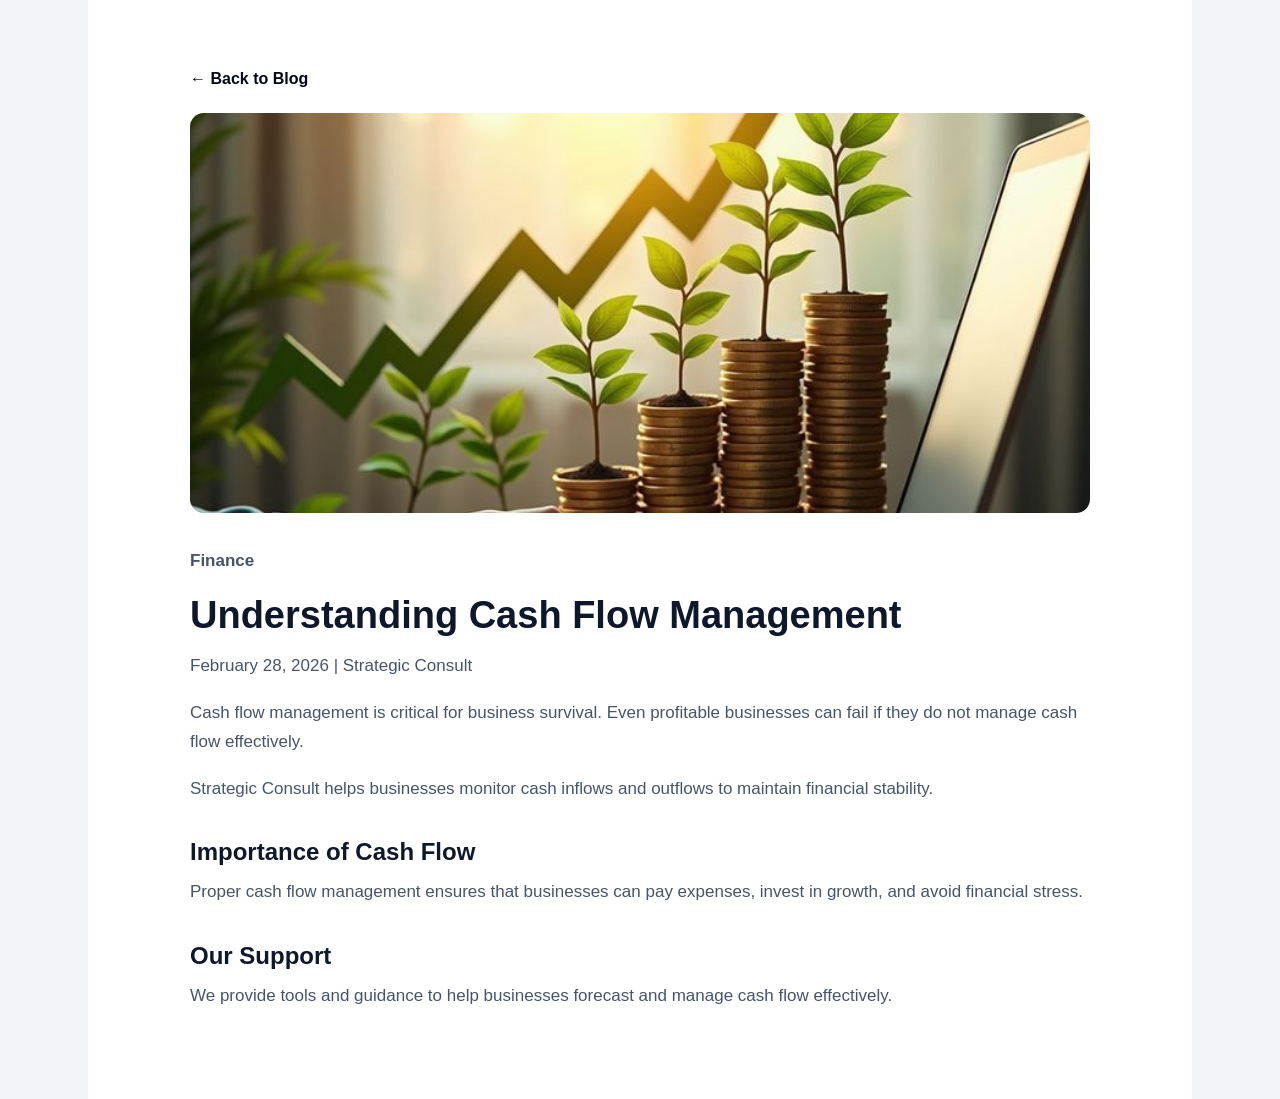
<file: cash-flow.html>
<!DOCTYPE html>
<html>
    <head>
         <meta charset="UTF-8">
    <meta name="viewport" content="width=device-width, initial-scale=1.0">
    <title>Cash Flow Management</title>
     <link rel="stylesheet" href="../style.css">
    </head>

    <body>
<section class="single-blog">

    <a href="../blog.html" class="back-link">← Back to Blog</a>

    <img src="../images/cashflow.jpg" alt="Cash Flow">

    <p class="blog-category">Finance</p>

    <h1>Understanding Cash Flow Management</h1>

    <p class="blog-meta">February 28, 2026 | Strategic Consult</p>

    <p>
        Cash flow management is critical for business survival. Even profitable businesses can fail if they do not manage cash flow effectively.
    </p>

    <p>
        Strategic Consult helps businesses monitor cash inflows and outflows to maintain financial stability.
    </p>

    <h2>Importance of Cash Flow</h2>
    <p>
        Proper cash flow management ensures that businesses can pay expenses, invest in growth, and avoid financial stress.
    </p>

    <h2>Our Support</h2>
    <p>
        We provide tools and guidance to help businesses forecast and manage cash flow effectively.
    </p>

</section>
    </body>
</html>
</file>
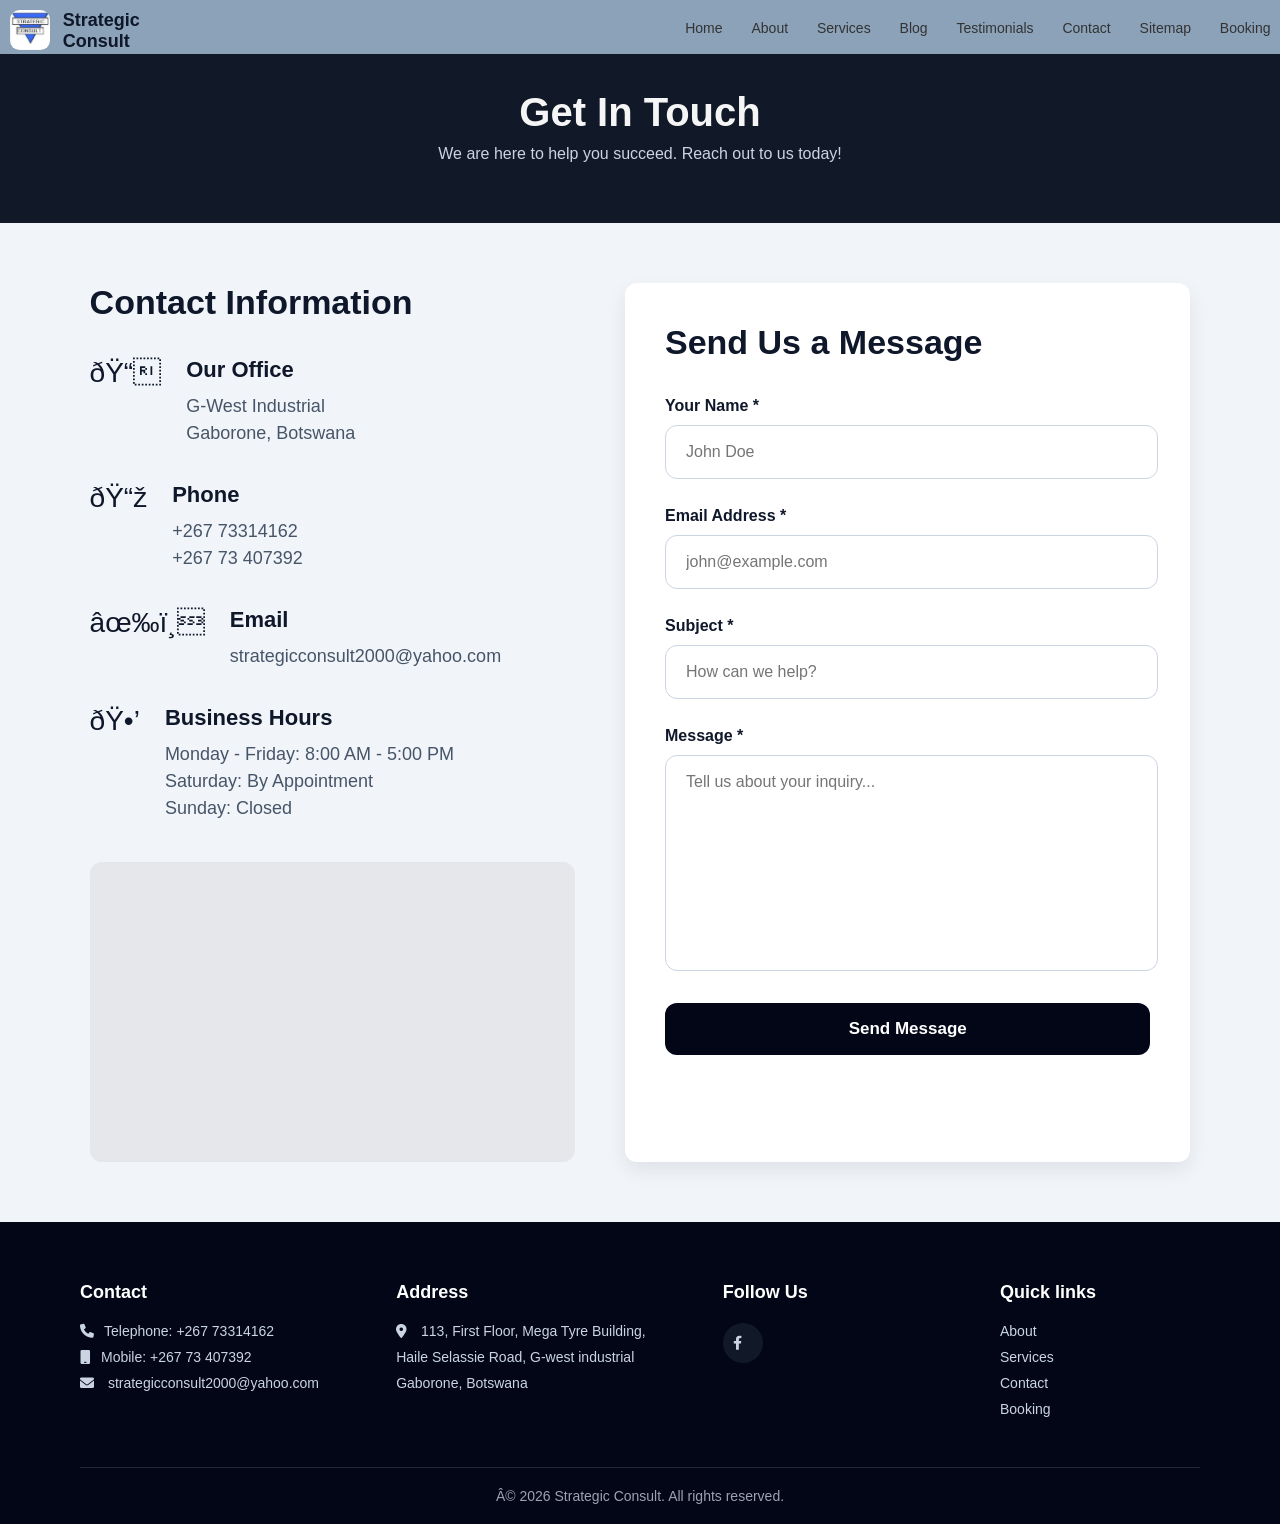
<file: contact.html>
<!DOCTYPE html>
<html>
<head>
    <metadata charset="UTF-8"></metadata>
    <title>Contact</title>
     <link rel="stylesheet" href="style.css">
     <link rel="stylesheet" href="https://cdnjs.cloudflare.com/ajax/libs/font-awesome/6.0.0/css/all.min.css">
</head>
<body>

 <header>   
    <a href="index.html"><img src="images\logo.png" alt="logo" style="width:40px;"></a>
    <h1>Strategic Consult</h1>
    <nav>
        <a href="index.html">Home</a>
        <a href="about.html">About</a>
        <a href="services.html">Services</a>
        <a href="blog.html">Blog</a>
        <a href="testimonials.html">Testimonials</a>
        <a href="contact.html">Contact</a>
        <a href="sitemap.html">Sitemap</a>
        <a href="booking.html">Booking</a>
    </nav>
    </header>

    <section class="hero">
        <h1>Get In Touch</h1>
        <p>We are here to help you succeed. Reach out to us today!</p>
    </section>

    <section class="contact-section">

    <div class="contact-info">
        <h2>Contact Information</h2>

        <div class="contact-item">
            <span>📍</span>
            <div>
                <h3>Our Office</h3>
                <p>G-West Industrial<br>Gaborone, Botswana</p>
            </div>
        </div>

        <div class="contact-item">
            <span>📞</span>
            <div>
                <h3>Phone</h3>
                <p>+267 73314162<br>+267 73 407392</p>
            </div>
        </div>

        <div class="contact-item">
            <span>✉️</span>
            <div>
                <h3>Email</h3>
                <p>strategicconsult2000@yahoo.com</p>
            </div>
        </div>

        <div class="contact-item">
            <span>🕒</span>
            <div>
                <h3>Business Hours</h3>
                <p>
                    Monday - Friday: 8:00 AM - 5:00 PM<br>
                    Saturday: By Appointment<br>
                    Sunday: Closed
                </p>
            </div>
        </div>

        <div class="map-box">
            <iframe src="https://www.google.com/maps/embed?pb=!1m18!1m12!1m3!1d232155.28696873636!2d25.61865006396888!3d-24.60898588135618!2m3!1f0!2f0!3f0!3m2!1i1024!2i768!4f13.1!3m3!1m2!1s0x1ebb5b3c2ceea9bf%3A0x49a1769397ae11a1!2sGaborone!5e0!3m2!1sen!2sbw!4v1777324958549!5m2!1sen!2sbw" 
                width="100%" 
                height="100%" 
                style="border:0;" 
                allowfullscreen="" 
                loading="lazy" 
                referrerpolicy="no-referrer-when-downgrade">
            </iframe>
        </div>
    </div>


    <div class="contact-form-box">
        <h2>Send Us a Message</h2>

        <form id="contactForm">

            <label>Your Name *</label>
            <input type="text" id="name" placeholder="John Doe">

            <label>Email Address *</label>
            <input type="email" id="email" placeholder="john@example.com">

            <label>Subject *</label>
            <input type="text" id="subject" placeholder="How can we help?">

            <label>Message *</label>
            <textarea id="message" placeholder="Tell us about your inquiry..."></textarea>

            <button type="submit">Send Message</button>

            <p id="formMessage"></p>

        </form>
    </div>

</section>

   <footer class="footer">

        <div class="footer-container">
        
            <div class="footer-section">
            <h3>Contact</h3>
            <p><i class="fas fa-phone"></i>Telephone: +267 73314162</p>
            <p><i class="fas fa-mobile"></i>Mobile: +267 73 407392</p>
            <p><i class="fas fa-envelope"></i> strategicconsult2000@yahoo.com</p>
            </div>

            <div class="footer-section">
            <h3>Address</h3>
            <p><i class="fas fa-map-marker-alt"></i> 113, First Floor, Mega Tyre Building,</p>
            <p>Haile Selassie Road, G-west industrial
            <p>Gaborone, Botswana</p>
            </div>

            <div class="footer-section">
            <h3>Follow Us</h3>
            <div class="social-icons">
                <a href="https://www.facebook.com/StrategicConsultBotswana/"><i class="fab fa-facebook-f"></i></a>
            </div>
            </div>

            <div class="footer-section">
            <h3>Quick links</h3>
            <a href="about.html">About</a>
            <a href="services.html">Services</a>
            <a href="contact.html">Contact</a>
            <a href="booking.html">Booking</a>
            </div>

        </div>

        <div class="footer-bottom">
            <p>© 2026 Strategic Consult. All rights reserved.</p>
        </div>
        
    </footer>

<script>
const form = document.getElementById("contactForm");
const formMessage = document.getElementById("formMessage");

form.addEventListener("submit", function(event) {
    event.preventDefault();

    const name = document.getElementById("name").value.trim();
    const email = document.getElementById("email").value.trim();
    const subject = document.getElementById("subject").value.trim();
    const message = document.getElementById("message").value.trim();

    if (name === "" || email === "" || subject === "" || message === "") {
        formMessage.textContent = "Please fill in all required fields.";
        formMessage.className = "error";
        return;
    }

    if (!email.includes("@") || !email.includes(".")) {
        formMessage.textContent = "Please enter a valid email address.";
        formMessage.className = "error";
        return;
    }

    formMessage.textContent = "Thank you! Your message has been submitted successfully.";
    formMessage.className = "success";

    form.reset();
});
</script>

</body>
</html>
</file>
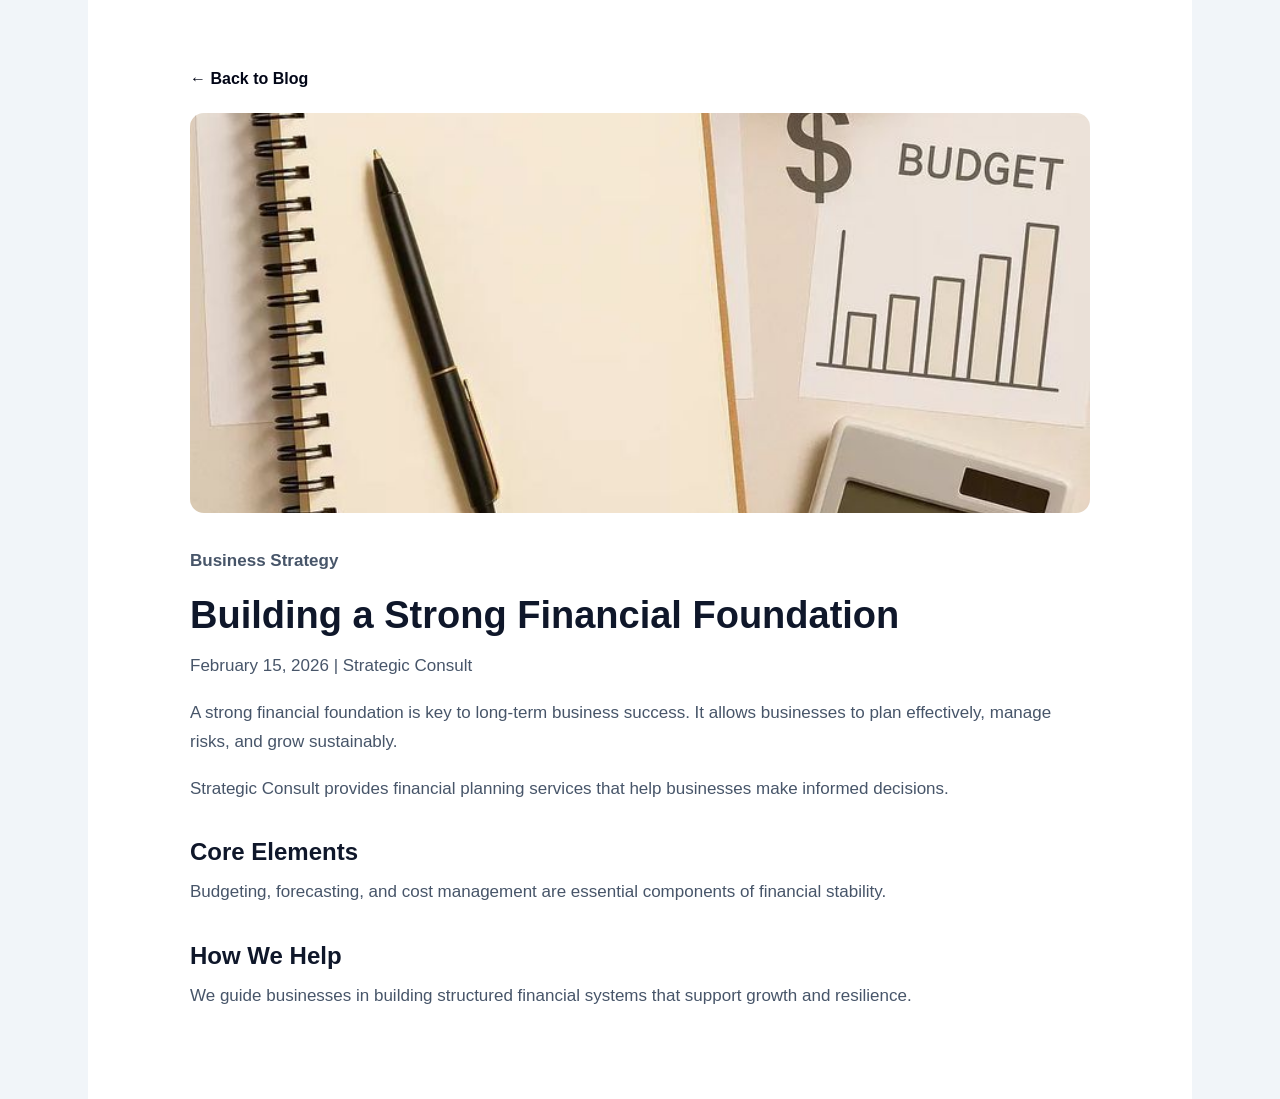
<file: financial-foundation.html>
<!DOCTYPE html>
<html>
    <head>
         <meta charset="UTF-8">
    <meta name="viewport" content="width=device-width, initial-scale=1.0">
    <title>Financial Planning</title>
     <link rel="stylesheet" href="../style.css">
    </head>

    <body>
<section class="single-blog">

    <a href="../blog.html" class="back-link">← Back to Blog</a>

    <img src="../images/finance.jpg" alt="Financial Planning">

    <p class="blog-category">Business Strategy</p>

    <h1>Building a Strong Financial Foundation</h1>

    <p class="blog-meta">February 15, 2026 | Strategic Consult</p>

    <p>
        A strong financial foundation is key to long-term business success. It allows businesses to plan effectively, manage risks, and grow sustainably.
    </p>

    <p>
        Strategic Consult provides financial planning services that help businesses make informed decisions.
    </p>

    <h2>Core Elements</h2>
    <p>
        Budgeting, forecasting, and cost management are essential components of financial stability.
    </p>

    <h2>How We Help</h2>
    <p>
        We guide businesses in building structured financial systems that support growth and resilience.
    </p>

</section>
    </body>
</html>
</file>
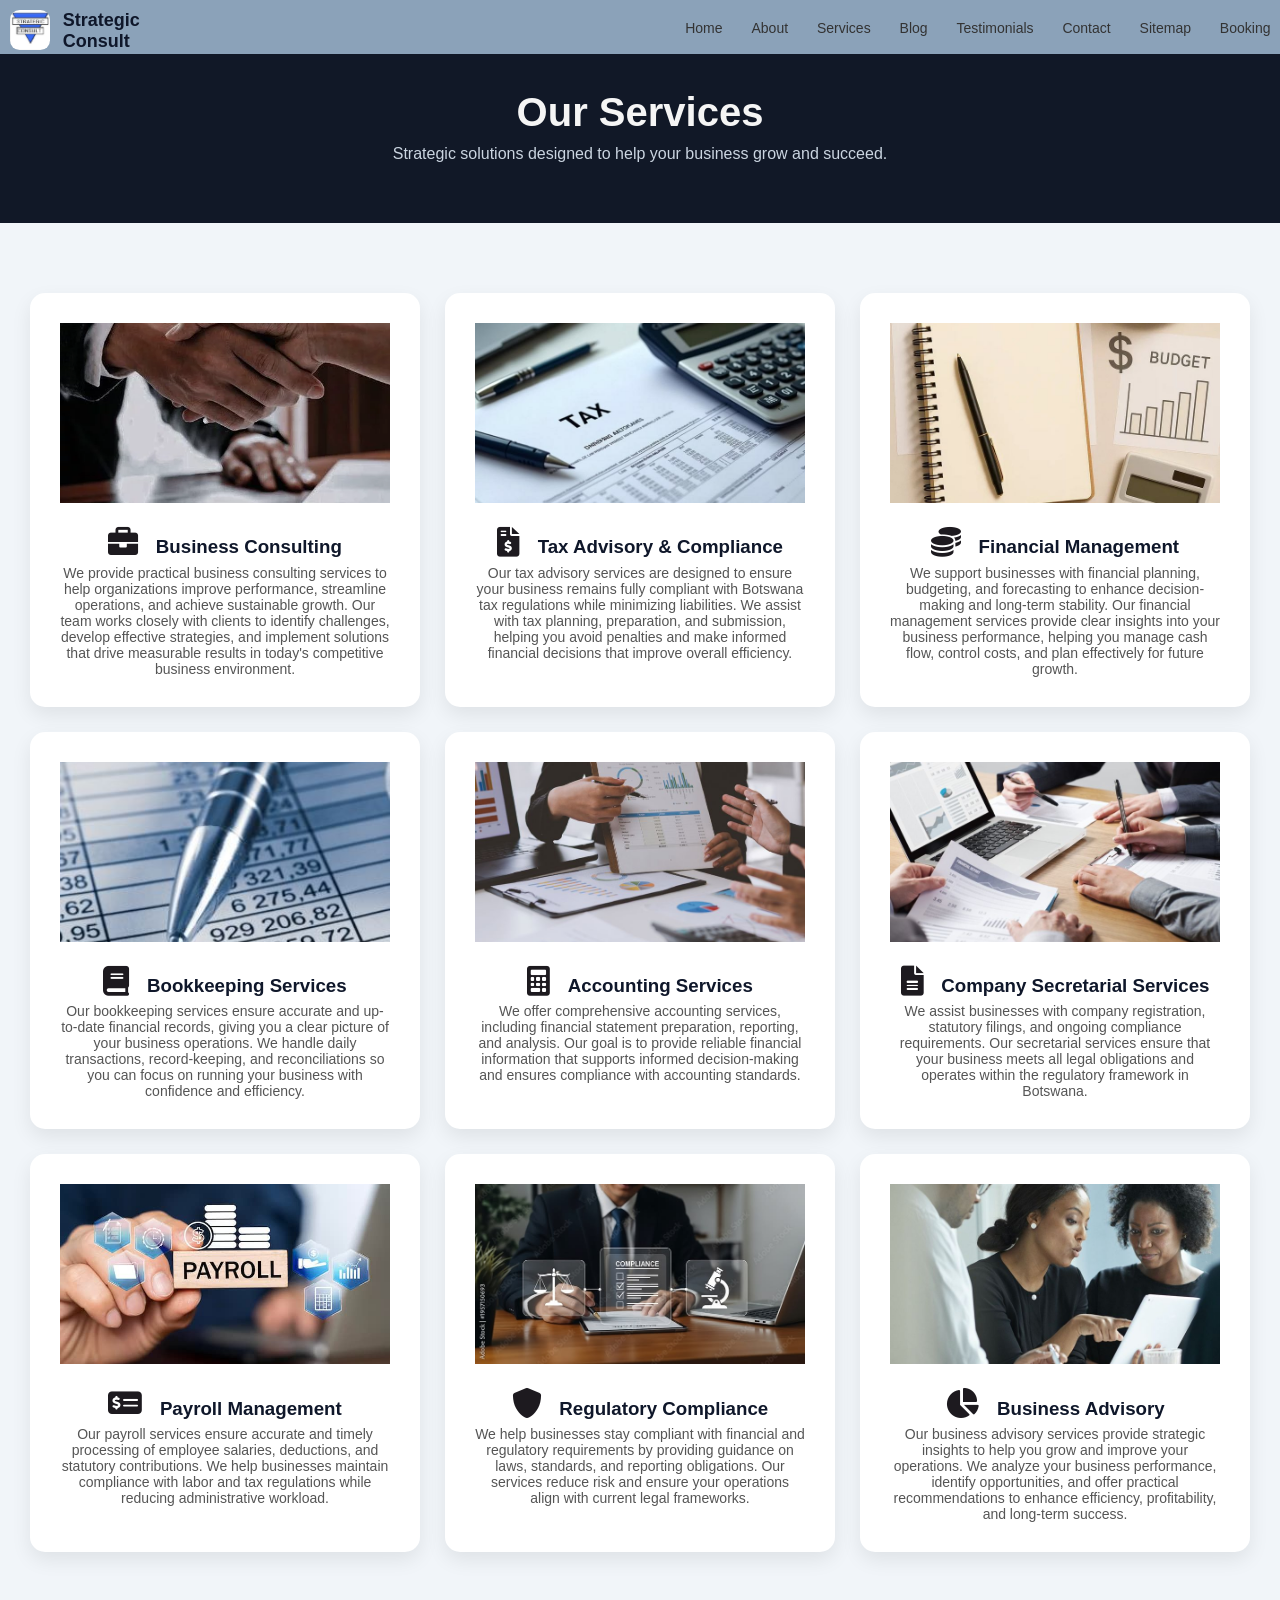
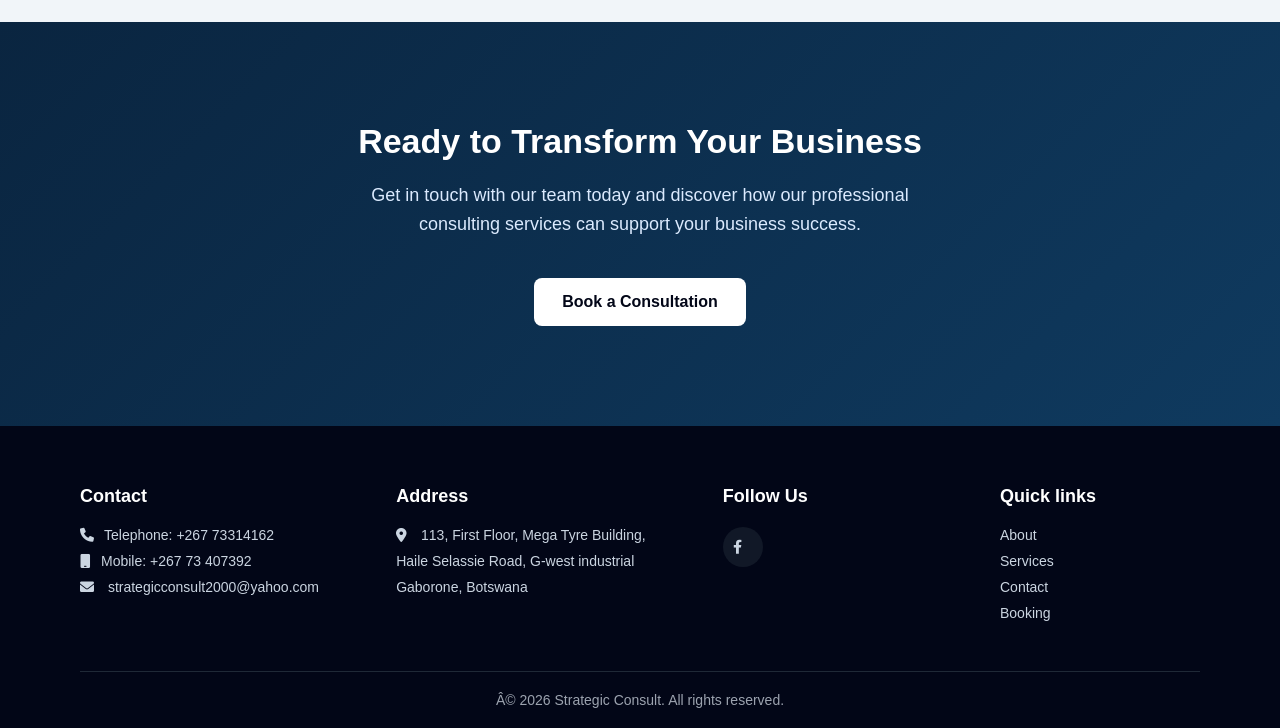
<file: services.html>
<!DOCTYPE html>
<html>
<head>
    <metadata charset="UTF-8"></metadata>
    <title>Services</title>
     <link rel="stylesheet" href="style.css">
     <link rel="stylesheet" href="https://cdnjs.cloudflare.com/ajax/libs/font-awesome/6.0.0/css/all.min.css">
</head>
<body>

    <header>   
    <a href="index.html"><img src="images\logo.png" alt="logo" style="width:40px;"></a>

     <h1>Strategic Consult</h1>
    <nav>
        <a href="index.html">Home</a>
        <a href="about.html">About</a>
        <a href="services.html">Services</a>
        <a href="blog.html">Blog</a>
        <a href="testimonials.html">Testimonials</a>
        <a href="contact.html">Contact</a>
        <a href="sitemap.html">Sitemap</a>
        <a href="booking.html">Booking</a>
    </nav>
    </header>

    <section class="hero">
        <h1>Our Services</h1>
        <p>Strategic solutions designed to help your business grow and succeed.</p>
    </section>

    <section class="services">

    <div class="services-container">


<div class="service-card">
    <img src="images\consult.webp" alt="Business Consulting">
    <i class="fas fa-briefcase"></i>
    <h3>Business Consulting</h3>
    <p>
        We provide practical business consulting services to help organizations improve performance, streamline operations, and achieve sustainable growth. 
        Our team works closely with clients to identify challenges, develop effective strategies, and implement solutions that drive measurable results 
        in today's competitive business environment.
    </p>
</div>


<div class="service-card">
    <img src="images\tax advisory and compliance.jpg" alt="Tax Advisory">
    <i class="fas fa-file-invoice-dollar"></i>
    <h3>Tax Advisory & Compliance</h3>
    <p>
        Our tax advisory services are designed to ensure your business remains fully compliant with Botswana tax regulations while minimizing liabilities. 
        We assist with tax planning, preparation, and submission, helping you avoid penalties and make informed financial decisions that improve overall efficiency.
    </p>
</div>


<div class="service-card">
    <img src="images/finance.jpg" alt="Financial Management">
    <i class="fas fa-coins"></i>
    <h3>Financial Management</h3>
    <p>
        We support businesses with financial planning, budgeting, and forecasting to enhance decision-making and long-term stability. 
        Our financial management services provide clear insights into your business performance, helping you manage cash flow, control costs, 
        and plan effectively for future growth.
    </p>
</div>


<div class="service-card">
    <img src="images\bookkeeping.jpg" alt="Bookkeeping">
    <i class="fas fa-book"></i>
    <h3>Bookkeeping Services</h3>
   <p>
        Our bookkeeping services ensure accurate and up-to-date financial records, giving you a clear picture of your business operations. 
        We handle daily transactions, record-keeping, and reconciliations so you can focus on running your business with confidence and efficiency.
    </p>
</div>


<div class="service-card">
    <img src="images\Accounting.jpg" alt="Accounting">
    <i class="fas fa-calculator"></i>
    <h3>Accounting Services</h3>
   <p>
        We offer comprehensive accounting services, including financial statement preparation, reporting, and analysis. 
        Our goal is to provide reliable financial information that supports informed decision-making and ensures compliance with accounting standards.
    </p>
</div>


<div class="service-card">
    <img src="images\Company secretarial services.jpg" alt="Company Secretarial">
    <i class="fas fa-file-alt"></i>
    <h3>Company Secretarial Services</h3>
    <p>
        We assist businesses with company registration, statutory filings, and ongoing compliance requirements. 
        Our secretarial services ensure that your business meets all legal obligations and operates within the regulatory framework in Botswana.
    </p>
</div>


<div class="service-card">
    <img src="images\payroll.jpg" alt="Payroll Services">
    <i class="fas fa-money-check-alt"></i>
    <h3>Payroll Management</h3>
    <p>
        Our payroll services ensure accurate and timely processing of employee salaries, deductions, and statutory contributions. 
        We help businesses maintain compliance with labor and tax regulations while reducing administrative workload.
    </p>
</div>


<div class="service-card">
    <img src="images\regulatory compliance.jpg" alt="Compliance">
    <i class="fas fa-shield-alt"></i>
    <h3>Regulatory Compliance</h3>
    <p>
        We help businesses stay compliant with financial and regulatory requirements by providing guidance on laws, standards, and reporting obligations. 
        Our services reduce risk and ensure your operations align with current legal frameworks.
    </p>
</div>


<div class="service-card">
    <img src="images\business advisory.jpg" alt="Advisory">
    <i class="fas fa-chart-pie"></i>
    <h3>Business Advisory</h3>
    <p>
        Our business advisory services provide strategic insights to help you grow and improve your operations. 
        We analyze your business performance, identify opportunities, and offer practical recommendations to enhance efficiency, profitability, and long-term success.
    </p>
</div>

    </div>

</section>

    <section id="cta">
        <h2>Ready to Transform Your Business</h2>
        <p>Get in touch with our team today and discover how our professional consulting services can support your business success.</p>

        <a href="booking.html" class="cta-btn">Book a Consultation</a>
    </section>


   <footer class="footer">

        <div class="footer-container">
        
            <div class="footer-section">
            <h3>Contact</h3>
            <p><i class="fas fa-phone"></i>Telephone: +267 73314162</p>
            <p><i class="fas fa-mobile"></i>Mobile: +267 73 407392</p>
            <p><i class="fas fa-envelope"></i> strategicconsult2000@yahoo.com</p>
            </div>

            <div class="footer-section">
            <h3>Address</h3>
            <p><i class="fas fa-map-marker-alt"></i> 113, First Floor, Mega Tyre Building,</p>
            <p>Haile Selassie Road, G-west industrial
            <p>Gaborone, Botswana</p>
            </div>

            <div class="footer-section">
            <h3>Follow Us</h3>
            <div class="social-icons">
                <a href="https://www.facebook.com/StrategicConsultBotswana/"><i class="fab fa-facebook-f"></i></a>
            </div>
            </div>

            <div class="footer-section">
            <h3>Quick links</h3>
            <a href="about.html">About</a>
            <a href="services.html">Services</a>
            <a href="contact.html">Contact</a>
            <a href="booking.html">Booking</a>
            </div>

        </div>

        <div class="footer-bottom">
            <p>© 2026 Strategic Consult. All rights reserved.</p>
        </div>
        
    </footer>
</body>
</html>
</file>
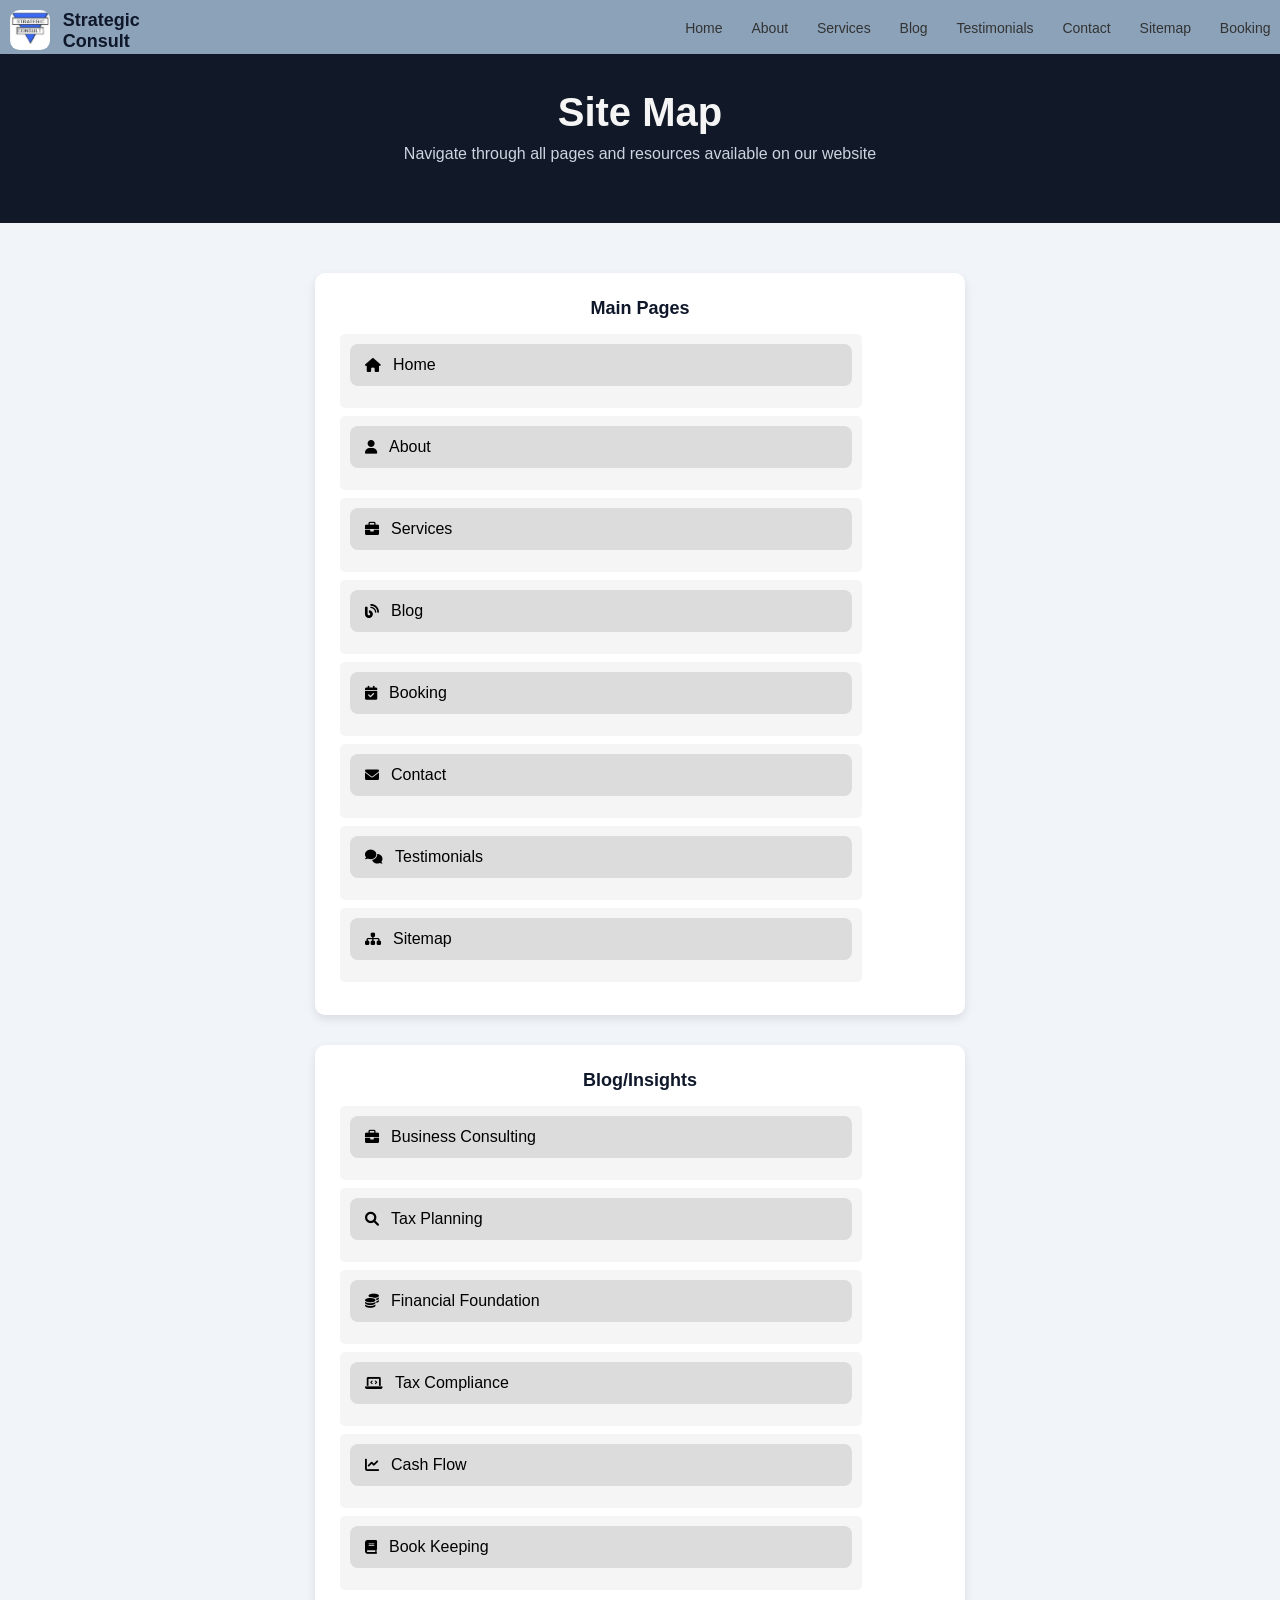
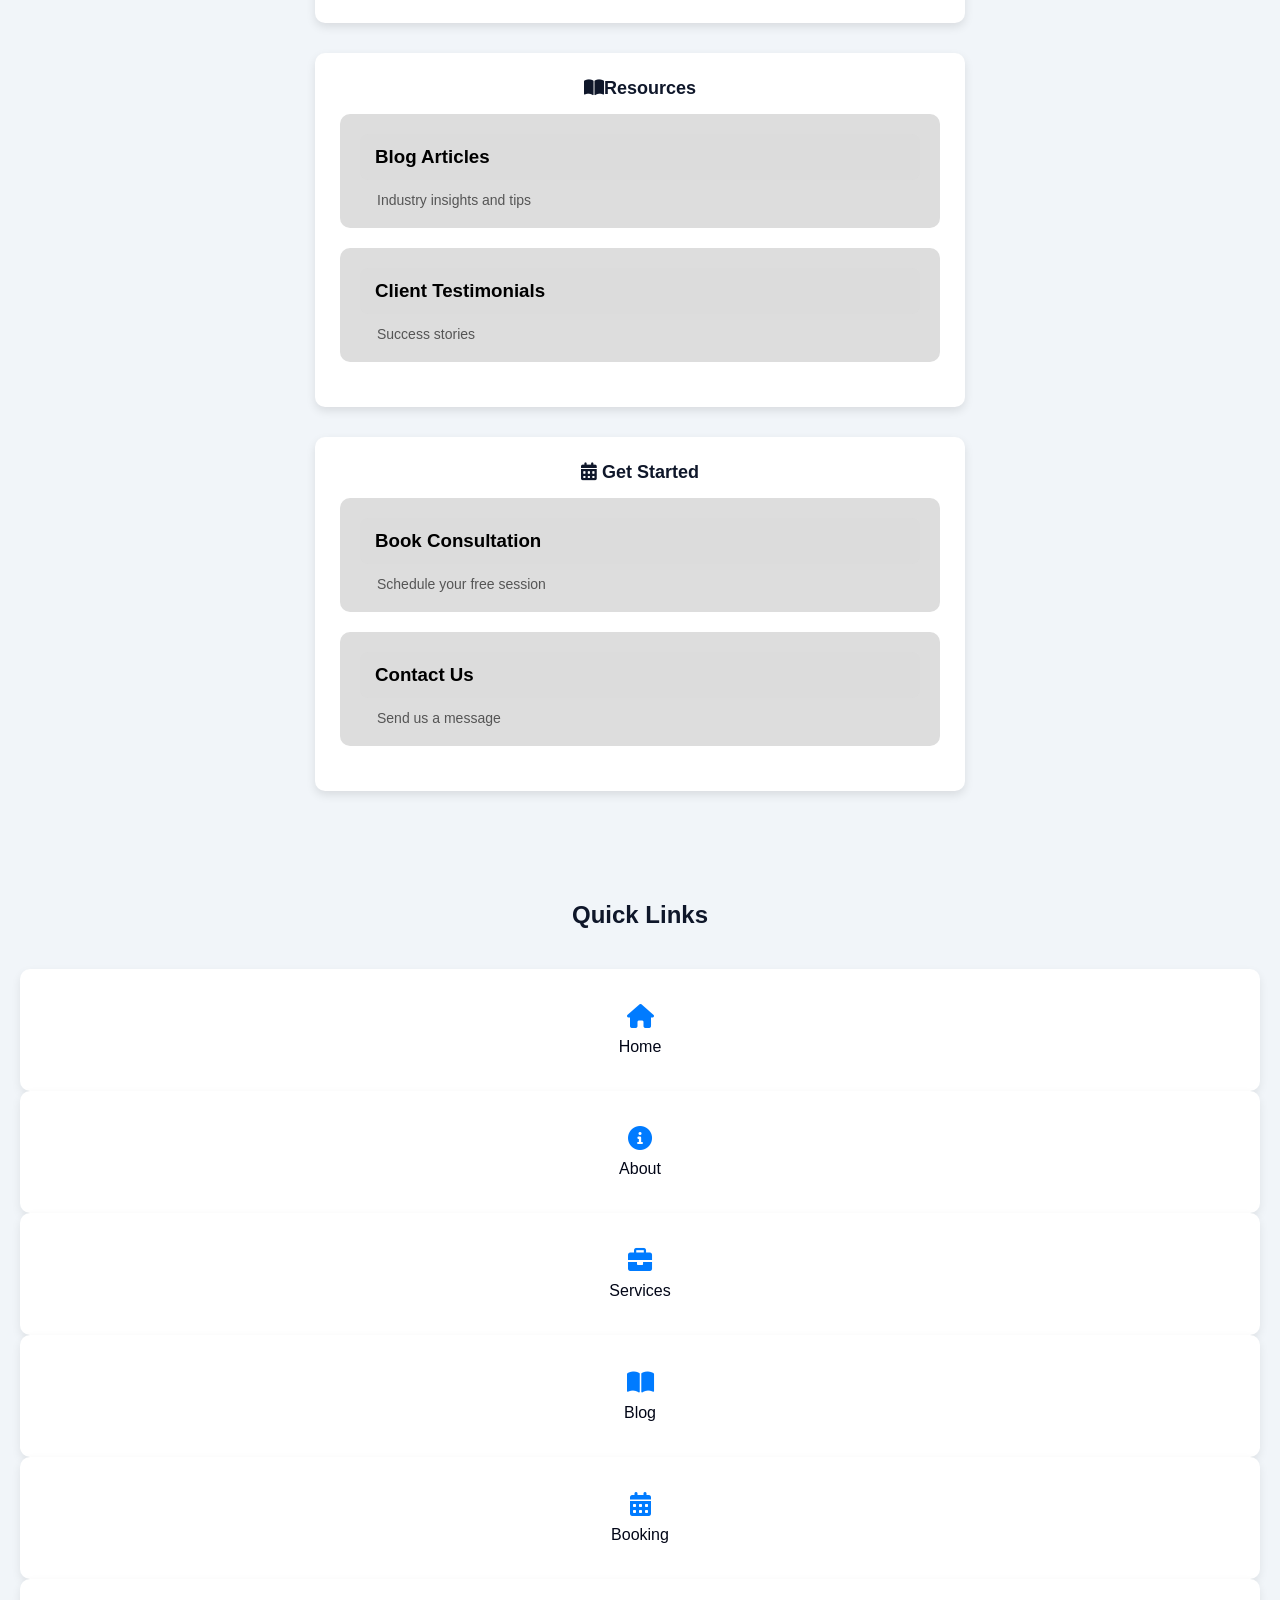
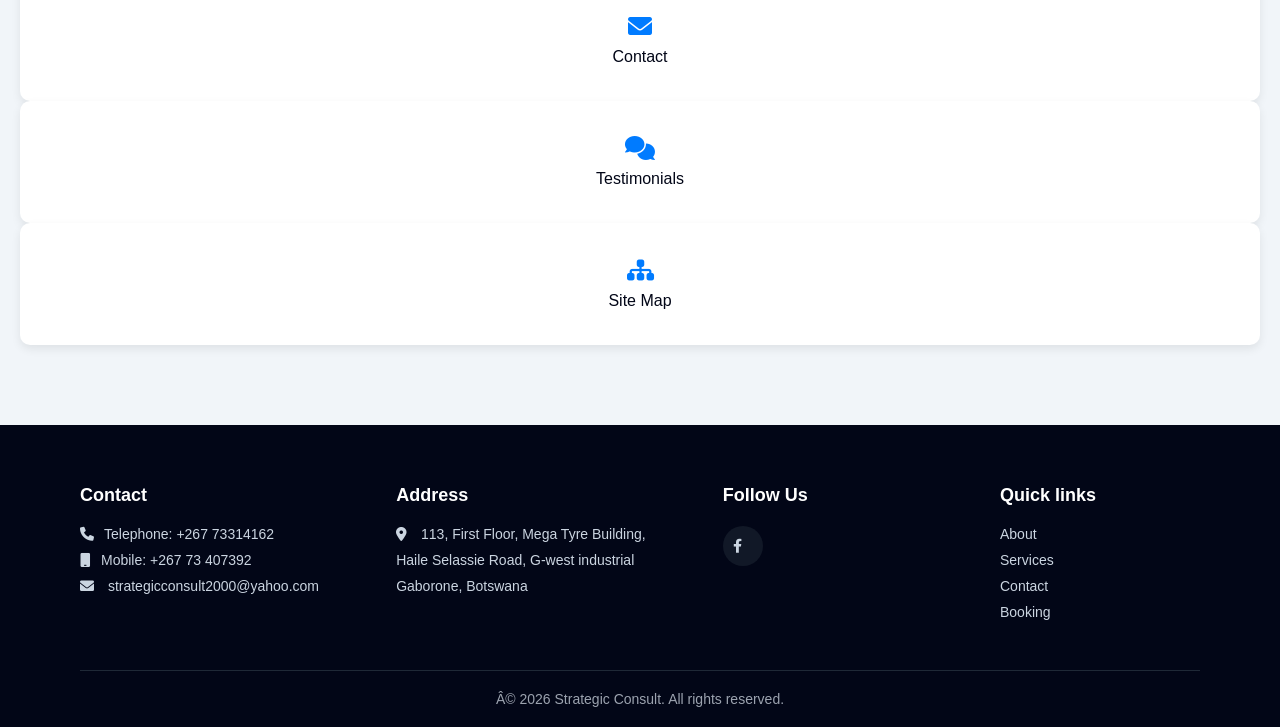
<file: sitemap.html>
<!DOCTYPE html>
<html>
<head>
    <metadata charset="UTF-8"></metadata>
    <title>Sitemap</title>
     <link rel="stylesheet" href="style.css">
     <link rel="stylesheet" href="https://cdnjs.cloudflare.com/ajax/libs/font-awesome/6.0.0/css/all.min.css">
</head>
<body>

<header>   
    <a href="index.html"><img src="images\logo.png" alt="logo" style="width:40px;"></a>
    <h1>Strategic Consult</h1>
    <nav>
        <a href="index.html">Home</a>
        <a href="about.html">About</a>
        <a href="services.html">Services</a>
        <a href="blog.html">Blog</a>
        <a href="testimonials.html">Testimonials</a>
        <a href="contact.html">Contact</a>
        <a href="sitemap.html">Sitemap</a>
        <a href="booking.html">Booking</a>
    </nav>
    </header>

    <section class="hero">
        <h1>Site Map</h1>
        <p>Navigate through all pages and resources available on our website</p>
    </section>

    <section class="sitemap">

        <div class="card">
            <h2>Main Pages</h2>
            <ul>
                <li>
                    <a href="index.html"><i class="fas fa-home"></i>Home</a>
                </li>
                <li>
                    <a href="about.html"><i class="fas fa-user"></i>About</a>
                </li>
                <li>
                    <a href="services.html"><i class="fas fa-briefcase"></i>Services</a>
                </li>
                <li>
                    <a href="blog.html"><i class="fas fa-blog"></i>Blog</a>
                </li>
                <li>
                    <a href="booking.html"><i class="fas fa-calendar-check"></i>Booking</a>
                </li>
                <li>
                    <a href="contact.html"><i class="fas fa-envelope"></i>Contact</a>
                </li>
                <li>
                    <a href="testimonials.html"><i class="fas fa-comments"></i>Testimonials</a>
                </li>
                <li>
                    <a href="sitemap.html"><i class="fas fa-sitemap"></i>Sitemap</a>
                </li>
            </ul>
        </div>

        <div class="card">
            <h2>Blog/Insights</h2>
            <ul>
                <li>
                    <a href="blog/business-consulting.html"><i class="fas fa-briefcase"></i>Business Consulting</a>
                </li>
                <li>
                    <a href="blog/tax-planning.html"><i class="fas fa-search"></i>Tax Planning</a>
                </li>
                <li>
                    <a href="blog/financial-foundation.html"><i class="fas fa-coins"></i>Financial Foundation</a>
                </li>
                <li>
                    <a href="blog/tax-compliance.html"><i class="fas fa-laptop-code"></i>Tax Compliance</a>
                </li>
                <li>
                    <a href="blog/cash-flow.html"><i class="fas fa-chart-line"></i>Cash Flow</a>
                </li>
                <li>
                    <a href="blog/book-keeping.html"><i class="fas fa-book"></i>Book Keeping</a>
                </li>
            </ul>
        </div>

        <div class="card">
            <h2><i class="fas fa-book-open"></i>Resources</h2>

            <div class="item">
                <h3><a href="blog.html">Blog Articles</a></h3>
                <p>Industry insights and tips</p>
            </div>

            <div class="item">
                <h3><a href="testimonials.html">Client Testimonials</a></h3>
                <p>Success stories</p>
            </div>
        </div>

        <div class="card">
        <h2><i class="fas fa-calendar-alt"></i> Get Started</h2>

        <div class="item">
            <h3><a href="booking.html">Book Consultation</a></h3>
            <p>Schedule your free session</p>
        </div>

        <div class="item">
            <h3><a href="contact.html">Contact Us</a></h3>
            <p>Send us a message</p>
        </div>
    </div>

    </section>


   <section class="quick-links text-center">
  <h1>Quick Links</h1>
  <div class="container-fluid px-0">
    <div class="row g-3">
      <div class="col-6 col-md-3">
        <a href="#" class="ql-card h-100"><i class="fa-solid fa-house"></i> Home</a>
      </div>
      <div class="col-6 col-md-3">
        <a href="#" class="ql-card h-100"><i class="fa-solid fa-circle-info"></i> About</a>
      </div>
      <div class="col-6 col-md-3">
        <a href="#" class="ql-card h-100"><i class="fa-solid fa-briefcase"></i> Services</a>
      </div>
      <div class="col-6 col-md-3">
        <a href="#" class="ql-card h-100"><i class="fa-solid fa-book-open"></i> Blog</a>
      </div>
      <div class="col-6 col-md-3">
        <a href="#" class="ql-card h-100"><i class="fa-solid fa-calendar-days"></i> Booking</a>
      </div>
      <div class="col-6 col-md-3">
        <a href="#" class="ql-card h-100"><i class="fa-solid fa-envelope"></i> Contact</a>
      </div>
      <div class="col-6 col-md-3">
        <a href="#" class="ql-card h-100"><i class="fa-solid fa-comments"></i> Testimonials</a>
      </div>
      <div class="col-6 col-md-3">
        <a href="#" class="ql-card h-100"><i class="fa-solid fa-sitemap"></i> Site Map</a>
      </div>
    </div>
  </div>
</section>

    <footer class="footer">

        <div class="footer-container">
        
            <div class="footer-section">
            <h3>Contact</h3>
            <p><i class="fas fa-phone"></i>Telephone: +267 73314162</p>
            <p><i class="fas fa-mobile"></i>Mobile: +267 73 407392</p>
            <p><i class="fas fa-envelope"></i> strategicconsult2000@yahoo.com</p>
            </div>

            <div class="footer-section">
            <h3>Address</h3>
            <p><i class="fas fa-map-marker-alt"></i> 113, First Floor, Mega Tyre Building,</p>
            <p>Haile Selassie Road, G-west industrial
            <p>Gaborone, Botswana</p>
            </div>

            <div class="footer-section">
            <h3>Follow Us</h3>
            <div class="social-icons">
                <a href="https://www.facebook.com/StrategicConsultBotswana/"><i class="fab fa-facebook-f"></i></a>
            </div>
            </div>

            <div class="footer-section">
            <h3>Quick links</h3>
            <a href="about.html">About</a>
            <a href="services.html">Services</a>
            <a href="contact.html">Contact</a>
            <a href="booking.html">Booking</a>
            </div>

        </div>

        <div class="footer-bottom">
            <p>© 2026 Strategic Consult. All rights reserved.</p>
        </div>
        
    </footer>
</body>
</html>
</file>
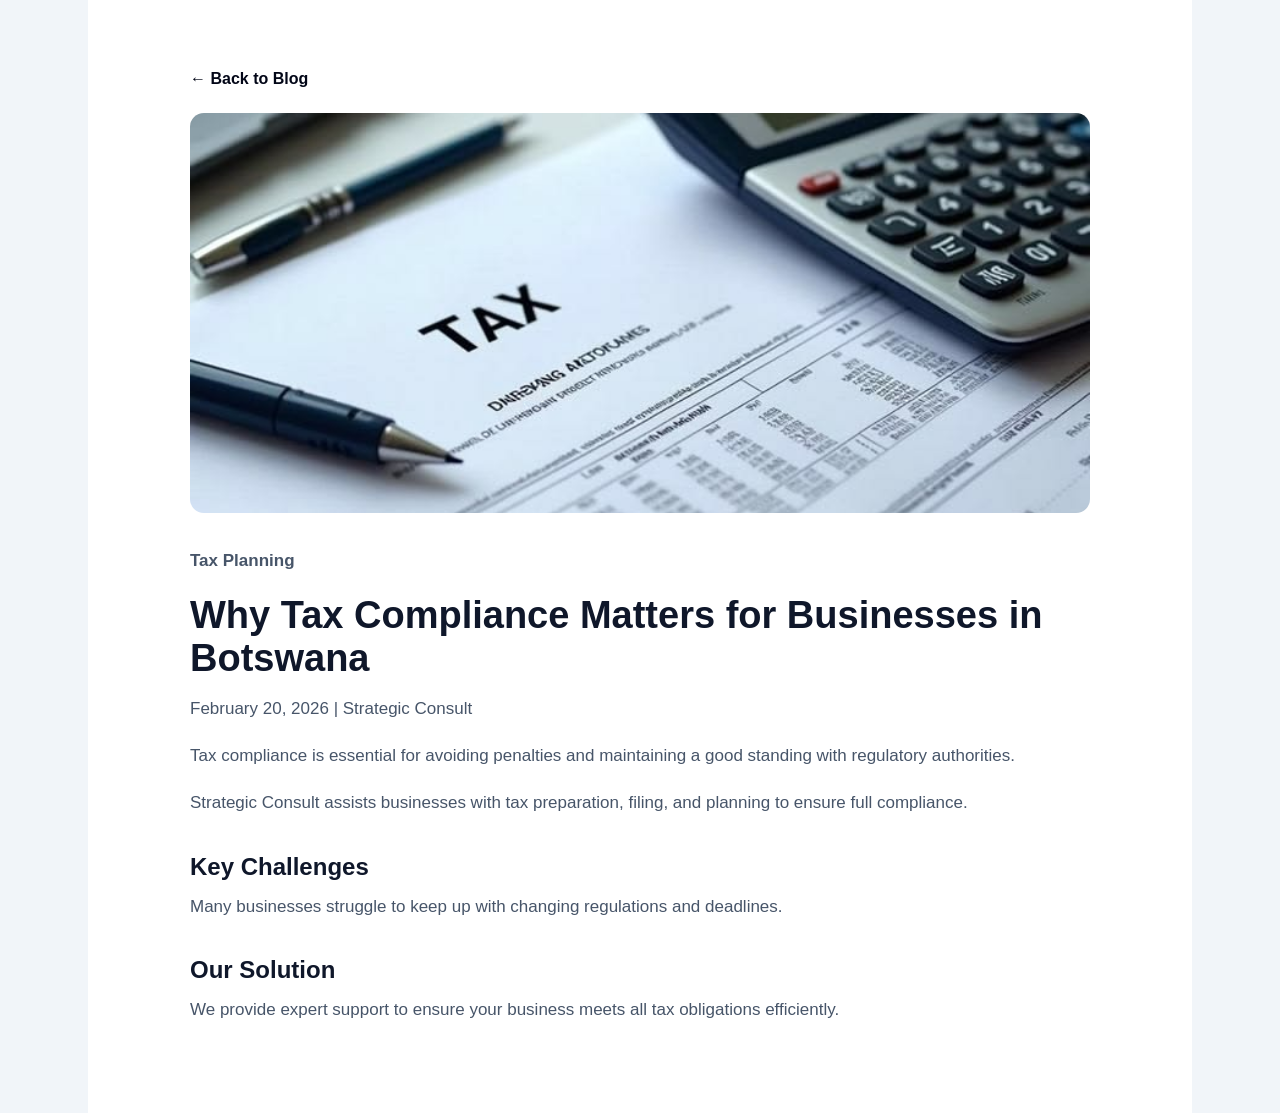
<file: tax-compliance.html>
<!DOCTYPE html>
<html>
    <head>
         <meta charset="UTF-8">
    <meta name="viewport" content="width=device-width, initial-scale=1.0">
    <title>Tax Compliance</title>
     <link rel="stylesheet" href="../style.css">
    </head>

    <body>
<section class="single-blog">

    <a href="../blog.html" class="back-link">← Back to Blog</a>

    <img src="../images/tax advisory and compliance.jpg" alt="Tax Compliance">

    <p class="blog-category">Tax Planning</p>

    <h1>Why Tax Compliance Matters for Businesses in Botswana</h1>

    <p class="blog-meta">February 20, 2026 | Strategic Consult</p>

    <p>
        Tax compliance is essential for avoiding penalties and maintaining a good standing with regulatory authorities.
    </p>

    <p>
        Strategic Consult assists businesses with tax preparation, filing, and planning to ensure full compliance.
    </p>

    <h2>Key Challenges</h2>
    <p>
        Many businesses struggle to keep up with changing regulations and deadlines.
    </p>

    <h2>Our Solution</h2>
    <p>
        We provide expert support to ensure your business meets all tax obligations efficiently.
    </p>

</section>
    </body>
</html>
</file>
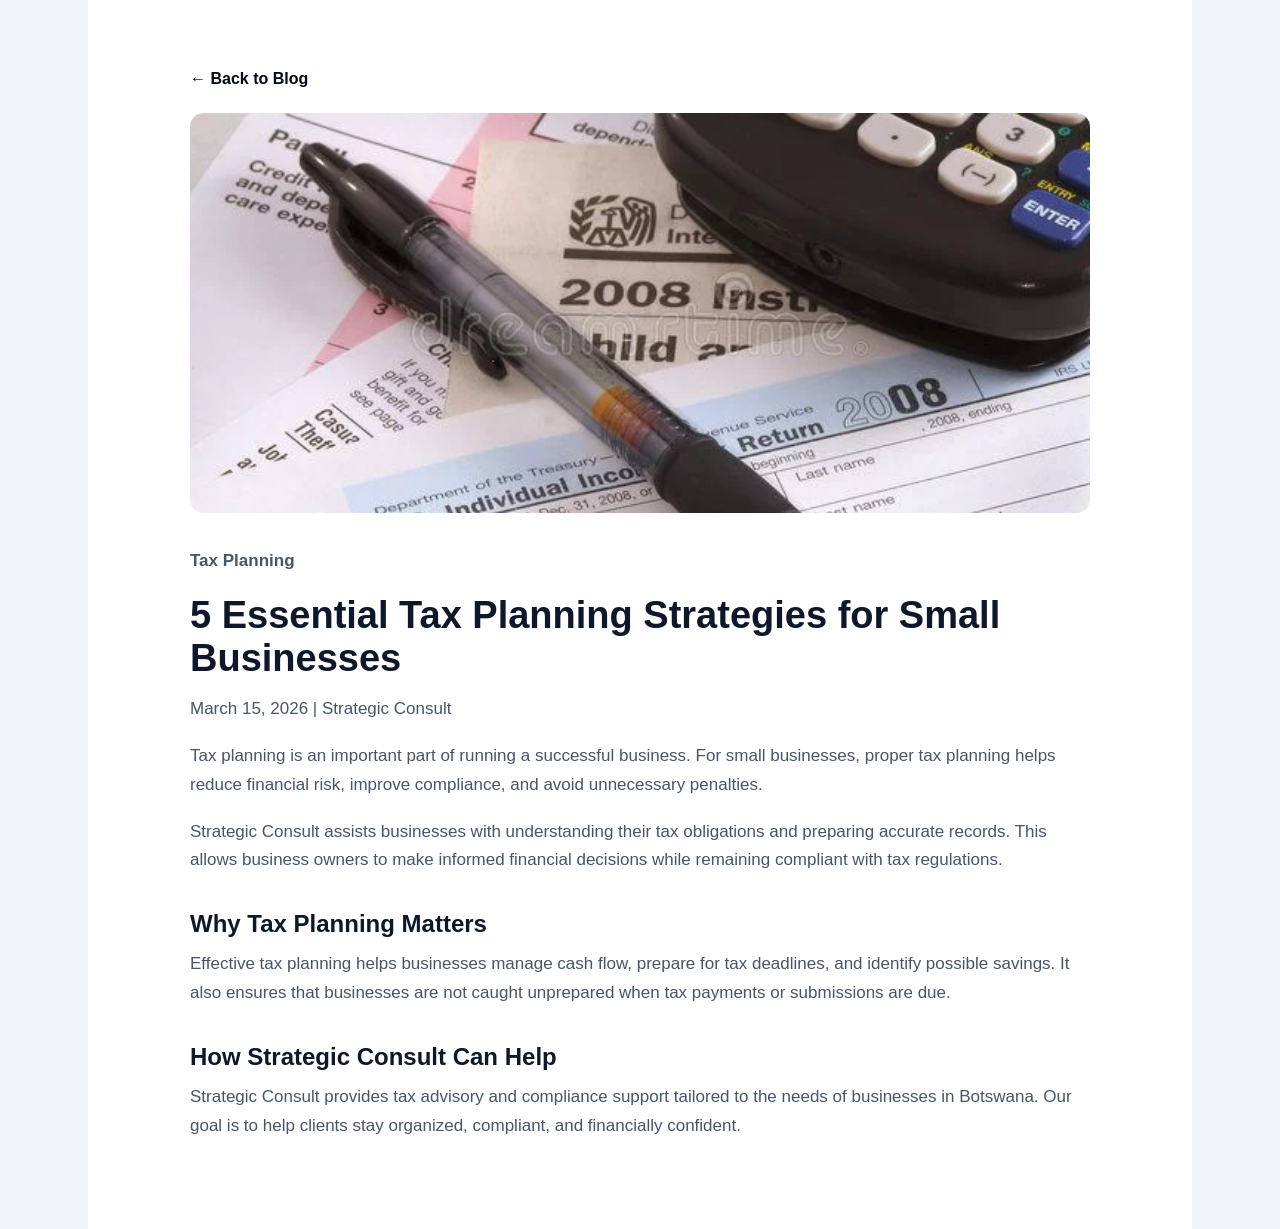
<file: tax-planning.html>
<!DOCTYPE html>
<html>
    <head>
        <meta charset="UTF-8">
        <meta name="viewport" content="width=device-width, initial-scale=1.0">
        <title>Tax Planning</title>
        <link rel="stylesheet" href="../style.css">
    </head>

    <body>
<section class="single-blog">

    <a href="../blog.html" class="back-link">← Back to Blog</a>

    <img src="../images/tax 1.webp" alt="Tax Planning">

    <p class="blog-category">Tax Planning</p>

    <h1>5 Essential Tax Planning Strategies for Small Businesses</h1>

    <p class="blog-meta">March 15, 2026 | Strategic Consult</p>

    <p>
        Tax planning is an important part of running a successful business. For small businesses, proper tax planning helps reduce financial risk, improve compliance, and avoid unnecessary penalties.
    </p>

    <p>
        Strategic Consult assists businesses with understanding their tax obligations and preparing accurate records. This allows business owners to make informed financial decisions while remaining compliant with tax regulations.
    </p>

    <h2>Why Tax Planning Matters</h2>

    <p>
        Effective tax planning helps businesses manage cash flow, prepare for tax deadlines, and identify possible savings. It also ensures that businesses are not caught unprepared when tax payments or submissions are due.
    </p>

    <h2>How Strategic Consult Can Help</h2>

    <p>
        Strategic Consult provides tax advisory and compliance support tailored to the needs of businesses in Botswana. Our goal is to help clients stay organized, compliant, and financially confident.
    </p>

</section>
    </body>
</html>
</file>
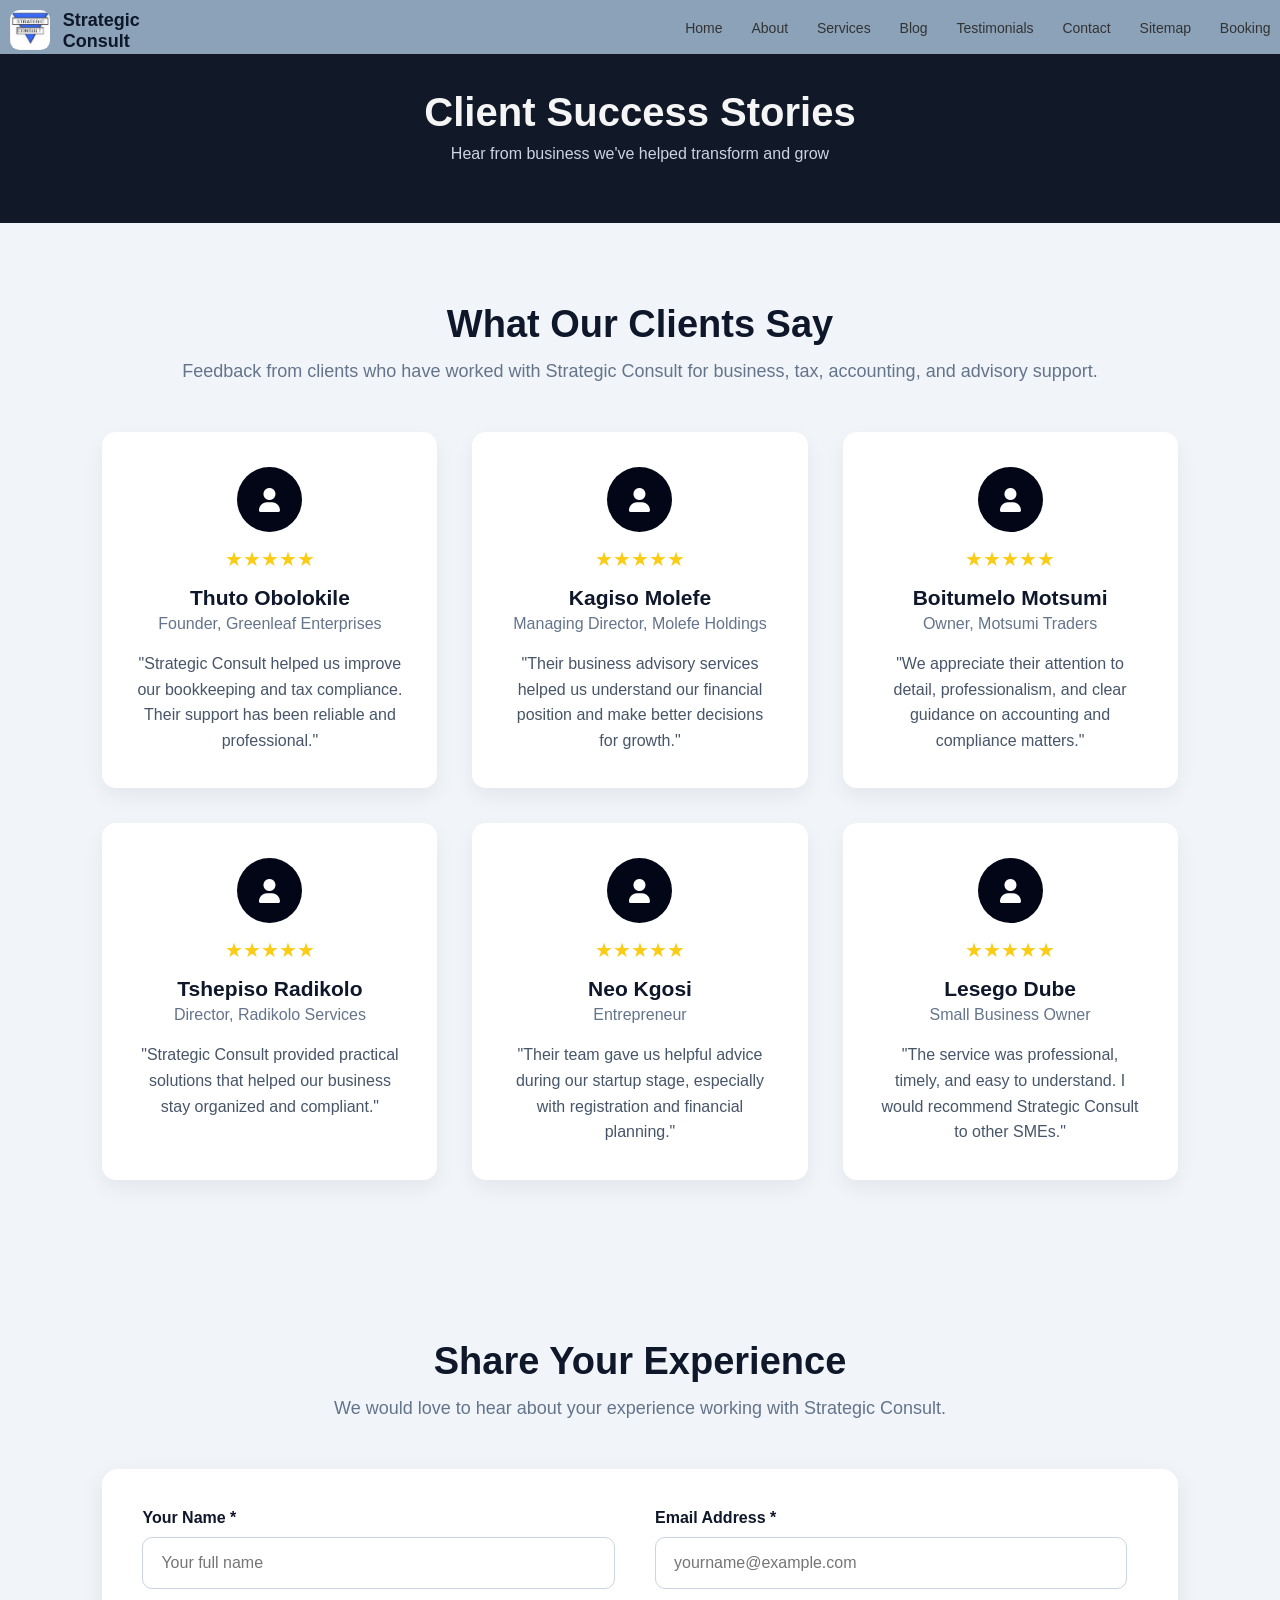
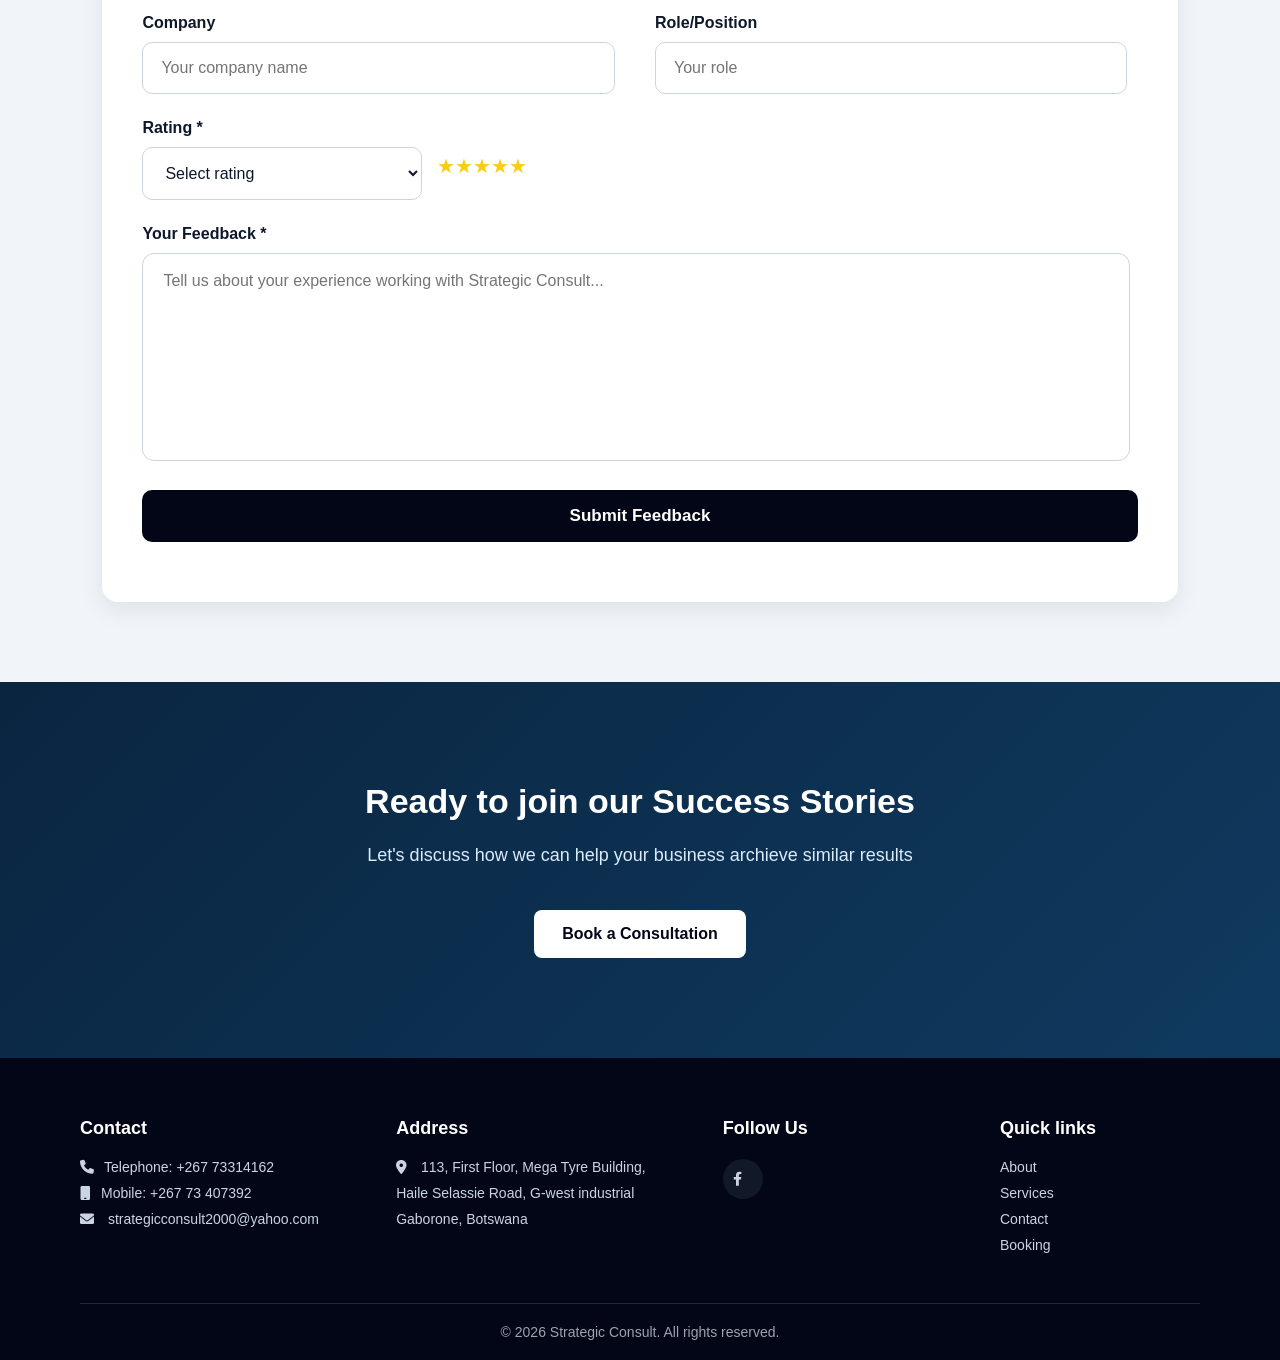
<file: testimonials.html>
<!DOCTYPE html>
<html lang="en">
<head>
    <meta charset="UTF-8">
    <meta name="viewport" content="width=device-width, initial-scale=1.0">
    <title>Testimonials</title>
     <link rel="stylesheet" href="style.css">
     <link rel="stylesheet" href="https://cdnjs.cloudflare.com/ajax/libs/font-awesome/6.0.0/css/all.min.css">
</head>
<body>

    <header>   
    <a href="index.html"><img src="images\logo.png" alt="logo" style="width:40px;"></a>
    <h1>Strategic Consult</h1> 

    
    <nav class="nav" id="nav">
        <a href="index.html">Home</a>
        <a href="about.html">About</a>
        <a href="services.html">Services</a>
        <a href="blog.html">Blog</a>
        <a href="testimonials.html">Testimonials</a>
        <a href="contact.html">Contact</a>
        <a href="sitemap.html">Sitemap</a>
        <a href="booking.html">Booking</a>
    </nav>
    </header>
    
    <section class="hero">
        <h1>Client Success Stories</h1>
        <p>Hear from business we've helped transform and grow</p>
    </section>

<section class="testimonial-page">

    <h1>What Our Clients Say</h1>
    <p class="testimonial-intro">
        Feedback from clients who have worked with Strategic Consult for business, tax, accounting, and advisory support.
    </p>

    <div class="testimonial-grid">

        <div class="testimonial-card">
            <div class="client-icon"><i class="fas fa-user"></i></div>
            <div class="stars">★★★★★</div>
            <h3>Thuto Obolokile</h3>
            <p class="role">Founder, Greenleaf Enterprises</p>
            <p>"Strategic Consult helped us improve our bookkeeping and tax compliance. Their support has been reliable and professional."</p>
        </div>

        <div class="testimonial-card">
            <div class="client-icon"><i class="fas fa-user"></i></div>
            <div class="stars">★★★★★</div>
            <h3>Kagiso Molefe</h3>
            <p class="role">Managing Director, Molefe Holdings</p>
            <p>"Their business advisory services helped us understand our financial position and make better decisions for growth."</p>
        </div>

        <div class="testimonial-card">
            <div class="client-icon"><i class="fas fa-user"></i></div>
            <div class="stars">★★★★★</div>
            <h3>Boitumelo Motsumi</h3>
            <p class="role">Owner, Motsumi Traders</p>
            <p>"We appreciate their attention to detail, professionalism, and clear guidance on accounting and compliance matters."</p>
        </div>

        <div class="testimonial-card">
            <div class="client-icon"><i class="fas fa-user"></i></div>
            <div class="stars">★★★★★</div>
            <h3>Tshepiso Radikolo</h3>
            <p class="role">Director, Radikolo Services</p>
            <p>"Strategic Consult provided practical solutions that helped our business stay organized and compliant."</p>
        </div>

        <div class="testimonial-card">
            <div class="client-icon"><i class="fas fa-user"></i></div>
            <div class="stars">★★★★★</div>
            <h3>Neo Kgosi</h3>
            <p class="role">Entrepreneur</p>
            <p>"Their team gave us helpful advice during our startup stage, especially with registration and financial planning."</p>
        </div>

        <div class="testimonial-card">
            <div class="client-icon"><i class="fas fa-user"></i></div>
            <div class="stars">★★★★★</div>
            <h3>Lesego Dube</h3>
            <p class="role">Small Business Owner</p>
            <p>"The service was professional, timely, and easy to understand. I would recommend Strategic Consult to other SMEs."</p>
        </div>

    </div>

</section>


<section class="feedback-section">

    <h2>Share Your Experience</h2>
    <p>We would love to hear about your experience working with Strategic Consult.</p>

    <form class="feedback-form" id="feedbackForm">

        <div class="form-row">
            <div class="form-group">
                <label>Your Name *</label>
                <input type="text" id="feedbackName" placeholder="Your full name">
            </div>

            <div class="form-group">
                <label>Email Address *</label>
                <input type="email" id="feedbackEmail" placeholder="yourname@example.com">
            </div>
        </div>

        <div class="form-row">
            <div class="form-group">
                <label>Company</label>
                <input type="text" id="feedbackCompany" placeholder="Your company name">
            </div>

            <div class="form-group">
                <label>Role/Position</label>
                <input type="text" id="feedbackRole" placeholder="Your role">
            </div>
        </div>

        <div class="form-group">
            <label>Rating *</label>
            <div class="rating-row">
                <select id="feedbackRating">
                    <option value="">Select rating</option>
                    <option value="5">5 Stars - Excellent</option>
                    <option value="4">4 Stars - Very Good</option>
                    <option value="3">3 Stars - Good</option>
                    <option value="2">2 Stars - Fair</option>
                    <option value="1">1 Star - Poor</option>
                </select>
                <span class="rating-stars">★★★★★</span>
            </div>
        </div>

        <div class="form-group">
            <label>Your Feedback *</label>
            <textarea id="feedbackMessage" placeholder="Tell us about your experience working with Strategic Consult..."></textarea>
        </div>

        <button type="submit">Submit Feedback</button>

        <p id="feedbackResponse"></p>

    </form>

</section>
    
</section>
    
    <section id="cta">
        <h2>Ready to join our Success Stories</h2>
        <p>Let's discuss how we can help your business archieve similar results</p>

        <a href="booking.html" class="cta-btn">Book a Consultation</a>
    </section>

    <footer class="footer">

        <div class="footer-container">
        
            <div class="footer-section">
            <h3>Contact</h3>
            <p><i class="fas fa-phone"></i>Telephone: +267 73314162</p>
            <p><i class="fas fa-mobile"></i>Mobile: +267 73 407392</p>
            <p><i class="fas fa-envelope"></i> strategicconsult2000@yahoo.com</p>
            </div>

            <div class="footer-section">
            <h3>Address</h3>
            <p><i class="fas fa-map-marker-alt"></i> 113, First Floor, Mega Tyre Building,</p>
            <p>Haile Selassie Road, G-west industrial
            <p>Gaborone, Botswana</p>
            </div>

            <div class="footer-section">
            <h3>Follow Us</h3>
            <div class="social-icons">
                <a href="https://www.facebook.com/StrategicConsultBotswana/"><i class="fab fa-facebook-f"></i></a>
            </div>
            </div>

            <div class="footer-section">
            <h3>Quick links</h3>
            <a href="about.html">About</a>
            <a href="services.html">Services</a>
            <a href="contact.html">Contact</a>
            <a href="booking.html">Booking</a>
            </div>

        </div>

        <div class="footer-bottom">
            <p>© 2026 Strategic Consult. All rights reserved.</p>
        </div>
        
    </footer>

</body>
</html>
</file>
<file: style.css>
*{margin: 0;
padding: 0;
}

header {width: 100%;
    background-color: #8ba2b9;
    background-position: position;
    position: fixed;
    display: flex;
    padding-left: 10px;
    padding-right: 20px;
    padding-top:10px ;
    top: 0;
    width: 100%;
    z-index: 1000;
}

header h1{
    margin-left: 1%;
    font-weight: bold;
    font-size: 18px;
}

header img {border-radius: 0.6rem;}

nav {
    margin-left: 40%;
    margin-top: 10px;
    display: flex;
    width: 80%;
    max-width: 100%;
    column-gap: 1.5%;
    justify-content:space-evenly;
   
}


body {
    font-family: 'Segoe UI', Tahoma, sans-serif;
    background-color: #f1f5f9;
    color: #0f172a;
    margin: 0;
}


.menu-toggle {
    display: none;
    flex-direction: column;
    cursor: pointer;
}

.menu-toggle span {
    width: 25px;
    height: 3px;
    background: #333;
    margin: 4px 0;
    border-radius: 2px;
}

nav a {
    text-decoration: none;
    color: #333;
    font-size: 14px;
}

nav a:hover {
    color: #007bff;
}



.hero {
    flex-wrap: wrap;
    text-align: center;
    padding-top: 90px;
    padding-bottom: 60px;
    background-color:  #111827;
}

.hero h1 {
    font-size: 40px;
    margin-bottom: 10px;
    color: #f5f5f5;
}

.hero p {
    color: #cbd5e1;
}

.sitemap {
    display: flex;
    justify-content: center;
    gap: 30px;
    padding-top: 50px;
    padding-bottom: 50px;
    flex-wrap: wrap;
}

.card {
    background-color: #ffffff;
    padding: 25px;
    width: 600px;
    height: auto;
    border-radius: 10px;
    box-shadow: 0 4px 10px rgba(0,0,0,0.1);
}

.card h2 {
    margin-bottom: 15px;
    font-size: 18px;
    text-align: center;
}

.card ul {
    width: 87%;
    list-style: none;
}

.card a {
    display: flex;
    align-items: center;
    gap: 12px;
    text-decoration: none;
    background: #dcdcdc;
    padding: 12px 15px;
    margin-bottom: 12px;
    border-radius: 8px;
    color: black;
    transition: 0.3s;
}

.card a i {
    font-size: 14px;
}

.card a:hover {
    background: blue;
    color: white;
    transform: translateX(5px);
}

.card ul li {
    padding: 10px;
    margin-bottom: 8px;
    background-color: #f5f5f5;
    border-radius: 5px;
    text-align: center;
}

.card img {
    padding-top: 10px;
    width: 80px;
    height: 80px;
    object-fit: cover;
}

.item {
    background: #ddd;
    padding: 20px;
    border-radius: 10px;
    margin-bottom: 20px;
}

.item h3 {
    margin-bottom: 5px;
}

.item p {
    color: #555;
    font-size: 14px;
    padding-left: 17px;
}

.quick-links {
  padding: 60px 20px 80px;
  background: #f1f5f9;
  text-align: center;
}

.quick-links h1 {
  font-weight: 700;
  margin-bottom: 40px;
}

.ql-card {
  display: flex;
  flex-direction: column;
  align-items: center;
  justify-content: center;
  background: #ffffff;
  text-decoration: none;
  color: #020617;
  font-size: 1rem;
  padding: 35px 20px;
  border-radius: 10px;
  box-shadow: 0 4px 10px rgba(0,0,0,0.08);
  transition: background 0.15s ease;
  gap: 10px;
}

.ql-card:hover {
  background: #e3e1e1da;
  color: #020617;
}

.ql-card i {
  font-size: 1.5rem;
  color: #007bff;
}


.footer {
    background-color: #020617;
    color: #fff;
    padding: 60px 80px 20px;
    clear: both;
    margin-top: 0;
}

.footer-container {
    display: flex;
    justify-content: space-between;
    flex-wrap: wrap;
    gap: 40px;
}

.footer-section {
    min-width: 200px;
}

.footer-section h3 {
    margin-bottom: 20px;
    font-size: 18px;
}

.footer-section p {
    margin-bottom: 10px;
    color: #cbd5e1;
    font-size: 14px;
}

.footer-section i {
    margin-right: 10px;
}

.footer-section a {
    display: block;
    text-decoration: none;
    color: #cbd5e1;
    margin-bottom: 10px;
    font-size: 14px;
    transition: 0.3s;
}

.footer-section a:hover {
    color: #ffffff;
}

.social-icons {
    display: flex;
    gap: 15px;
}

.social-icons a {
    width: 40px;
    height: 40px;
    background-color: #111827;
    border-radius: 50%;
    display: flex;
    align-items: center;
    justify-content: center;
    color: #cbd5e1;
    transition: 0.3s;
}

.social-icons a:hover {
    background-color: #1d4ed8;
    color: white;
}

.footer-bottom {
    margin-top: 40px;
    padding-top: 20px;
    border-top: 1px solid #1f2937;
    text-align: center;
    color: #9ca3af;
    font-size: 14px;
}



.hero-btns {
    display: flex;
    gap: 1rem;
}

.btn {
    padding: 0.8rem 1.8rem;
    text-decoration: none;
    font-weight: 500;
    border-radius: 8px;
    transition: all 0.3s ease;
}

.btn-primary {
    background-color: #ffffff;
    color: #05070a;
}

.btn-primary:hover {
    background-color: #e0e0e0;
}

.btn-secondary {
    border: 1px solid #ffffff;
    color: #ffffff;
}

.btn-secondary:hover {
    background-color: rgba(255, 255, 255, 0.1);
}



.booking-section {
    display: flex;
    gap: 40px;
    padding: 60px 7%;
    align-items: flex-start;
}

.booking-info,
.booking-form {
    background: #ffffff;
    border-radius: 12px;
    box-shadow: 0 8px 20px rgba(0,0,0,0.08);
}

.booking-info {
    width: 32%;
    padding: 40px;
}

.booking-info h2 {
    font-size: 28px;
    margin-bottom: 35px;
}

.expect-item {
    display: flex;
    gap: 22px;
    margin-bottom: 35px;
    align-items: flex-start;
}

.expect-icon {
    font-size: 28px;
    width: 40px;
    text-align: center;
}

.expect-item h3 {
    font-size: 21px;
    margin-bottom: 10px;
}

.expect-item p {
    color: #475569;
    line-height: 1.5;
}

.booking-form {
    width: 68%;
    padding: 40px;
}

.form-row {
    display: flex;
    gap: 30px;
}

.form-group {
    width: 100%;
    margin-bottom: 28px;
}

.form-group label {
    display: block;
    font-weight: 600;
    margin-bottom: 10px;
}

input,
select,
textarea {
    width: 93%;
    padding: 18px 20px;
    border: 1px solid #cbd5e1;
    border-radius: 12px;
    font-size: 16px;
    font-family: inherit;
    background: white;
    color: #0f172a;
}

input:focus,
select:focus,
textarea:focus {
    outline: none;
    border-color: #0f172a;
}

textarea {
    height: 150px;
    resize: none;
}

button {
    width: 100%;
    padding: 17px;
    border: none;
    border-radius: 12px;
    background: #020617;
    color: white;
    font-size: 17px;
    font-weight: 600;
    cursor: pointer;
}

button:hover {
    background: #1e293b;
}

.form-note {
    text-align: center;
    margin-top: 25px;
    color: #475569;
}



.services {
    text-align: center;
    padding: 60px 20px;
}

.services-container {
    display: grid;
    grid-template-columns: repeat(3, 1fr);
    gap: 25px;
    max-width: 100%;
    margin: 10px;
}

.service-card {
    
    background: #ffffff;
    padding: 30px;
    border-radius: 15px;
    box-shadow: 0 8px 20px rgba(0,0,0,0.08);
    transition: 0.3s;
   
}

.service-card i {
    font-size: 30px;
    color: #1d1a1f;
    margin-bottom: 15px;
}

.service-card h3 {
    margin-bottom: 10px;
}

.service-card p {
    font-size: 14px;
    color: #555;
}

.service-card:hover {
    transform: translateY(-8px);
    box-shadow: 0 12px 25px rgba(0,0,0,0.12);
}

.service-card img {
    width: 100%;
    height: 180px;
    object-fit: cover;
    margin-bottom: 20px;
}
.service-card i, .service-card h3{
   display: inline;
   padding: 2%;
}
.service-card p{
    margin-top: 2%;
}





.big-hero {
    min-height: 620px;
    background-color: #111827;
    display: flex;
    align-items: center;
    justify-content: space-between;
    gap: 50px;
    padding: 80px 8%;
}

.big-container {
    flex: 1;
}

.big-hero h1 {
    color: #ffffff;
    font-size: 58px;
    line-height: 1.15;
    margin-bottom: 25px;
}

.big-hero p {
    font-size: 20px;
    line-height: 1.6;
    color: #cbd5e1;
    max-width: 650px;
    margin-bottom: 35px;
}

.big-hero img {
    flex: 1;
    max-width: 650px;
    height: 430px;
    object-fit: cover;
    border-radius: 14px;
    box-shadow: 0 20px 40px rgba(0,0,0,0.35);
}

.hero-btn,
.btn,
.cta-btn {
    display: inline-block;
    padding: 15px 28px;
    border-radius: 8px;
    text-decoration: none;
    font-weight: 700;
    transition: 0.3s;
}

.primary-btn {
    background: #ffffff;
    color: #020617;
    margin-right: 10px;
}

.secondary-btn {
    border: 1px solid #ffffff;
    color: #ffffff;
}

.primary-btn:hover,
.secondary-btn:hover,
.btn:hover,
.cta-btn:hover {
    transform: translateY(-3px);
}

.ex-services,
.why-choose-us,
.testimonials {
    padding: 80px 8%;
    text-align: center;
}

.section-intro {
    font-size: 32px;
    font-weight: 700;
    margin-bottom: 12px;
}

.ex-services > p,
.why-choose-us > p,
.testimonials > p {
    max-width: 750px;
    margin: 0 auto 45px;
    color: #64748b;
    font-size: 17px;
    line-height: 1.6;
}

.serv-container,
.feature-container,
.testimonial-container {
    display: flex;
    justify-content: center;
    gap: 30px;
    flex-wrap: wrap;
}

.service {
    background: #ffffff;
    padding: 35px;
    border-radius: 14px;
    width: 330px;
    text-align: left;
    border: 1px solid #e2e8f0;
    box-shadow: 0 8px 20px rgba(0,0,0,0.05);
    transition: 0.3s;
}

.service:hover,
.testimonial:hover {
    transform: translateY(-6px);
}

.icon-box {
    width: 58px;
    height: 58px;
    background: #e5e7eb;
    border-radius: 12px;
    display: flex;
    align-items: center;
    justify-content: center;
    margin-bottom: 28px;
}

.icon-box i {
    font-size: 28px;
    color: #020617;
}

.service:hover .icon-box i,
.feature:hover .circle-icon i {
    transform: scale(1.12);
    transition: 0.25s ease;
}

.service h3 {
    font-size: 20px;
    margin-bottom: 15px;
}

.service p {
    color: #64748b;
    font-size: 15px;
    line-height: 1.6;
}

.ex-services .btn,
.testimonials .btn {
    background: #020617;
    color: white;
    margin-top: 45px;
}


.why-choose-us {
    background: #ffffff;
}

.feature {
    width: 250px;
    text-align: center;
}

.circle-icon {
    width: 82px;
    height: 82px;
    background: #020617;
    border-radius: 50%;
    display: flex;
    align-items: center;
    justify-content: center;
    margin: 0 auto 24px;
}

.circle-icon i {
    font-size: 30px;
    color: #ffffff;
}


.feature h3 {
    font-size: 18px;
    margin-bottom: 12px;
}

.feature p {
    font-size: 15px;
    color: #64748b;
    line-height: 1.6;
}

.testimonial {
    background: #ffffff;
    padding: 30px;
    border-radius: 14px;
    width: 330px;
    text-align: left;
    border: 1px solid #e2e8f0;
    box-shadow: 0 8px 20px rgba(0,0,0,0.05);
    transition: 0.3s;
}

.stars {
    color: #facc15;
    font-size: 20px;
    margin-bottom: 18px;
}

.testimonial h3 {
    font-size: 18px;
    margin-bottom: 5px;
}

.testimonial p {
    color: #475569;
    font-size: 15px;
    line-height: 1.6;
}

#cta {
    text-align: center;
    background: linear-gradient(135deg, #0a2540, #0f3a5f);
    color: white;
    padding: 100px 8%;
}

#cta h2 {
    font-size: 34px;
    margin-bottom: 20px;
}

#cta p {
    color: #dbeafe;
    max-width: 600px;
    margin: 0 auto 40px;
    line-height: 1.6;
    font-size: 18px;
}

.cta-btn {
    background: #ffffff;
    color: #020617;
}

.fade-up {
    opacity: 0;
    transform: translateY(30px);
    animation: fadeUp 1s ease forwards;
}

.fade-up:nth-child(1) { animation-delay: 0.2s; }
.fade-up:nth-child(2) { animation-delay: 0.4s; }
.fade-up:nth-child(3) { animation-delay: 0.6s; }
.fade-up:nth-child(4) { animation-delay: 0.8s; }

.fade-right {
    opacity: 0;
    transform: translateX(40px);
    animation: fadeRight 1.2s ease forwards;
    animation-delay: 0.5s;
}

@keyframes fadeUp {
    to {
        opacity: 1;
        transform: translateY(0);
    }
}

@keyframes fadeRight {
    to {
        opacity: 1;
        transform: translateX(0);
    }
}




.about-story,
.mission-values,
.team,
#who-we-serve {
    padding: 80px 8%;
}

.about-container {
    display: flex;
    align-items: center;
    gap: 60px;
}

.about-text {
    flex: 1;
}

.about-text h2,
.section-intro {
    font-size: 34px;
    margin-bottom: 15px;
    color: #0f172a;
}

.about-text p,
.section-text,
#who-we-serve > p,
.team > p,
.mission-values > p {
    color: #475569;
    line-height: 1.7;
    font-size: 17px;
}

.about-text p {
    margin-bottom: 25px;
}

.about-image {
    flex: 1;
}

.about-image img {
    width: 100%;
    height: 430px;
    object-fit: cover;
    border-radius: 14px;
    box-shadow: 0 12px 28px rgba(0,0,0,0.08);
}

.mission-values,
.team,
#who-we-serve {
    text-align: center;
}

.values-container,
.team-container,
.feature-container {
    display: flex;
    justify-content: center;
    gap: 30px;
    flex-wrap: wrap;
    margin-top: 45px;
}

.value-card {
    background: #ffffff;
    padding: 35px 28px;
    width: 270px;
    border-radius: 14px;
    box-shadow: 0 8px 20px rgba(0,0,0,0.05);
    transition: 0.3s ease;
}

.value-card:hover,
.team-card:hover {
    transform: translateY(-6px);
}

.value-icon {
    width: 62px;
    height: 62px;
    background: #020617;
    color: #ffffff;
    border-radius: 50%;
    display: flex;
    justify-content: center;
    align-items: center;
    margin: 0 auto 20px;
}

.value-icon i {
    font-size: 24px;
}

.value-card h3 {
    margin-bottom: 12px;
    font-size: 20px;
}

.value-card p {
    color: #64748b;
    font-size: 15px;
    line-height: 1.6;
}

.team-card {
    background: #ffffff;
    border-radius: 14px;
    width: 330px;
    overflow: hidden;
    box-shadow: 0 8px 20px rgba(0,0,0,0.08);
    transition: 0.3s ease;
}

.team-card img {
    width: 100%;
    height: 240px;
    object-fit: cover;
    display: block;
}

.team-content {
    padding: 25px;
}

.team-card h3 {
    font-size: 21px;
    margin-bottom: 6px;
}

.team-card h4 {
    color: #64748b;
    font-size: 16px;
    margin-bottom: 12px;
}

.team-card p {
    color: #64748b;
    font-size: 15px;
    line-height: 1.6;
}

.feature {
    width: 240px;
}

.feature h3 {
    font-size: 20px;
    margin-bottom: 12px;
}

.feature p {
    color: #64748b;
    line-height: 1.6;
}





.blog-filter {
    background: white;
    padding: 40px 8%;
    display: flex;
    justify-content: center;
    gap: 20px;
    flex-wrap: wrap;
    border-bottom: 1px solid #e2e8f0;
}

.blog-filter a {
    background: #f1f1f1;
    color: #0f172a;
    padding: 14px 32px;
    border-radius: 30px;
    text-decoration: none;
    font-weight: 600;
}

.blog-filter a:hover {
    background: #020617;
    color: white;
}

.blog-page {
    padding: 100px 3% 80px;
}

.blog-grid {
    display: grid;
    grid-template-columns: repeat(3, 1fr);
    gap: 40px;
}

.blog-card {
    background: white;
    border-radius: 12px;
    overflow: hidden;
    box-shadow: 0 8px 20px rgba(0,0,0,0.08);
}

.blog-image {
    position: relative;
    height: 240px;
}

.blog-image img {
    width: 100%;
    height: 100%;
    object-fit: cover;
}

.blog-image span {
    position: absolute;
    top: 25px;
    left: 35px;
    color: white;
    font-size: 16px;
}

.blog-content {
    padding: 28px 30px;
}

.meta {
    color: #475569;
    margin-bottom: 18px;
    font-size: 15px;
}

.blog-content h3 {
    font-size: 24px;
    line-height: 1.35;
    margin-bottom: 18px;
}

.blog-content p {
    color: #475569;
    line-height: 1.6;
    font-size: 17px;
}

.tags {
    display: flex;
    gap: 10px;
    flex-wrap: wrap;
    margin: 22px 0;
}

.tags span {
    background: #f1f1f1;
    padding: 8px 12px;
    border-radius: 6px;
    font-size: 14px;
}

.read-more {
    display: inline-block;
    color: #020617;
    text-decoration: none;
    font-weight: 700;
    font-size: 18px;
}

.read-more:hover {
    text-decoration: underline;
}

.newsletter {
    text-align: center;
    padding: 90px 8%;
    background: #eaf0f6;
}

.newsletter h2 {
    font-size: 38px;
    margin-bottom: 15px;
}

.newsletter p {
    color: #64748b;
    font-size: 18px;
    margin-bottom: 35px;
}

.newsletter form {
    display: flex;
    justify-content: center;
    gap: 20px;
    flex-wrap: wrap;
}

.newsletter input {
    width: 100%;
    padding: 18px 22px;
    border: none;
    border-radius: 10px;
    font-size: 16px;
}

.newsletter button {
    padding: 18px 35px;
    border: none;
    border-radius: 10px;
    background: #020617;
    color: white;
    font-size: 16px;
    cursor: pointer;
}



.single-blog {
    max-width: 900px;
    margin: 0 auto;
    padding: 70px 8%;
    background: white;
}

.single-blog img {
    width: 100%;
    height: 400px;
    object-fit: cover;
    border-radius: 14px;
    margin-bottom: 30px;
}

.back-link {
    display: inline-block;
    margin-bottom: 25px;
    color: #020617;
    text-decoration: none;
    font-weight: 600;
}

.blog-category {
    color: #64748b;
    font-weight: 600;
    margin-bottom: 10px;
}

.single-blog h1 {
    font-size: 38px;
    margin-bottom: 15px;
}

.blog-meta {
    color: #64748b;
    margin-bottom: 30px;
}

.single-blog h2 {
    margin-top: 35px;
    margin-bottom: 12px;
}

.single-blog p {
    color: #475569;
    line-height: 1.7;
    font-size: 17px;
    margin-bottom: 18px;
}



.contact-section {
    display: flex;
    gap: 50px;
    padding: 60px 7%;
    background: #f1f5f9;
}

.contact-info {
    width: 50%;
}

.contact-info h2,
.contact-form-box h2 {
    font-size: 34px;
    margin-bottom: 35px;
}

.contact-item {
    display: flex;
    gap: 25px;
    margin-bottom: 35px;
}

.contact-item span {
    font-size: 28px;
}

.contact-item h3 {
    margin-bottom: 10px;
    font-size: 22px;
}

.contact-item p {
    color: #475569;
    line-height: 1.5;
    font-size: 18px;
}

.map-box {
    height: 300px;
    background: #e5e7eb;
    border-radius: 12px;
    display: flex;
    justify-content: center;
    align-items: center;
    color: #475569;
    font-size: 18px;
    margin-top: 40px;
    overflow: hidden;
}

.contact-form-box {
    width: 50%;
    background: white;
    padding: 40px;
    border-radius: 12px;
    box-shadow: 0 8px 20px rgba(0,0,0,0.08);
}

.contact-form-box label {
    display: block;
    font-weight: 600;
    margin-bottom: 10px;
}

.contact-form-box input,
.contact-form-box textarea {
    width: 93%;
    padding: 17px 20px;
    margin-bottom: 28px;
    border: 1px solid #cbd5e1;
    border-radius: 12px;
    font-size: 16px;
    font-family: inherit;
}

.contact-form-box textarea {
    height: 180px;
    resize: none;
}

.contact-form-box input:focus,
.contact-form-box textarea:focus {
    outline: none;
    border-color: #020617;
}

.contact-form-box button {
    width: 100%;
    padding: 16px;
    background: #020617;
    color: white;
    border: none;
    border-radius: 12px;
    font-size: 17px;
    cursor: pointer;
}

.contact-form-box button:hover {
    background: #1e293b;
}

#formMessage {
    margin-top: 20px;
    text-align: center;
    font-weight: 600;
}

.success {
    color: green;
}

.error {
    color: red;
}




.testimonial-page,
.feedback-section {
    padding: 80px 8%;
    text-align: center;
    background: #f1f5f9;
}

.testimonial-page h1,
.feedback-section h2 {
    font-size: 38px;
    margin-bottom: 15px;
    color: #0f172a;
}

.testimonial-intro,
.feedback-section > p {
    color: #64748b;
    font-size: 18px;
    margin-bottom: 50px;
}

.testimonial-grid {
    display: grid;
    grid-template-columns: repeat(3, 1fr);
    gap: 35px;
}

.testimonial-card {
    background: #ffffff;
    padding: 35px;
    border-radius: 14px;
    box-shadow: 0 8px 20px rgba(0,0,0,0.06);
    text-align: center;
}

.client-icon {
    width: 65px;
    height: 65px;
    background: #020617;
    color: white;
    border-radius: 50%;
    margin: 0 auto 15px;
    display: flex;
    align-items: center;
    justify-content: center;
}

.client-icon i {
    font-size: 24px;
}

.stars,
.rating-stars {
    color: #facc15;
    font-size: 20px;
    margin-bottom: 15px;
}

.testimonial-card h3 {
    font-size: 21px;
    margin-bottom: 5px;
}

.role {
    color: #64748b;
    margin-bottom: 18px;
}

.testimonial-card p:last-child {
    color: #475569;
    line-height: 1.6;
}

.feedback-form {
    max-width: 1000px;
    margin: 0 auto;
    background: white;
    padding: 40px;
    border-radius: 16px;
    box-shadow: 0 8px 25px rgba(0,0,0,0.08);
    text-align: left;
}

.form-row {
    display: flex;
    gap: 30px;
}

.form-group {
    width: 100%;
    margin-bottom: 25px;
}

.form-group label {
    display: block;
    font-weight: 600;
    margin-bottom: 10px;
}

.feedback-form input,
.feedback-form select {
    width: 90%;
    padding: 16px 18px;
    border: 1px solid #cbd5e1;
    border-radius: 10px;
    font-size: 16px;
    font-family: inherit;
}

.feedback-form textarea {
    width: 95%;
    height: 170px;
    resize: none;
}

.feedback-form input:focus,
.feedback-form select:focus,
.feedback-form textarea:focus {
    outline: none;
    border-color: #020617;
}

.rating-row {
    display: flex;
    align-items: center;
    gap: 15px;
}

.rating-row select {
    max-width: 280px;
}

.feedback-form button {
    width: 100%;
    padding: 16px;
    border: none;
    border-radius: 10px;
    background: #020617;
    color: white;
    font-size: 17px;
    font-weight: 600;
    cursor: pointer;
}

.feedback-form button:hover {
    background: #1e293b;
}

#feedbackResponse {
    text-align: center;
    margin-top: 20px;
    font-weight: 600;
}





@media (max-width: 1200px) {

    .big-hero {
        flex-direction: column;
        text-align: center;
        padding-top: 140px;
    }

    .big-container {
        width: 100%;
    }

    .big-hero p {
        margin: 0 auto 35px;
    }

    .big-hero img {
        width: 100%;
        max-width: 700px;
        height: auto;
    }

    .hero-btns {
        justify-content: center;
    }

    .about-container,
    .booking-section,
    .contact-section {
        flex-direction: column;
    }

    .about-image img,
    .contact-info,
    .contact-form-box,
    .booking-info,
    .booking-form {
        width: 100%;
    }

    .blog-grid,
    .services-container,
    .testimonial-grid {
        grid-template-columns: repeat(2, 1fr);
    }
}



@media (max-width: 992px) {

    .services-container,
    .blog-grid,
    .testimonial-grid {
        grid-template-columns: 1fr;
    }

    .grid {
        grid-template-columns: repeat(2, 1fr);
    }

    .footer-container {
        flex-direction: column;
    }

    .form-row {
        flex-direction: column;
        gap: 0;
    }

    .hero h1,
    .big-hero h1 {
        font-size: 48px;
    }

    .section-intro,
    .about-text h2 {
        font-size: 30px;
    }

    .newsletter form {
        flex-direction: column;
        align-items: center;
    }

    .newsletter input {
        width: 95%;
        max-width: 500px;
    }

    .newsletter button {
        width: 100%;
        max-width: 500px;
    }
}



@media (max-width: 768px) {

    body {
        overflow-x: hidden;
    }

    .hero,
    .big-hero,
    .about-story,
    .mission-values,
    .team,
    .testimonial-page,
    .feedback-section,
    .contact-section,
    .booking-section,
    .blog-page,
    #who-we-serve {
        padding-left: 20px;
        padding-right: 20px;
    }

    .big-hero {
        min-height: auto;
        gap: 30px;
    }

    .big-hero h1 {
        font-size: 40px;
        line-height: 1.2;
    }

    .hero h1 {
        font-size: 34px;
    }

    .big-hero p,
    .hero p {
        font-size: 18px;
    }

    .hero-btns {
        flex-direction: column;
        align-items: center;
    }

    .hero-btn,
    .btn,
    .cta-btn {
        width: 100%;
        max-width: 320px;
        text-align: center;
    }

    .feature,
    .service,
    .testimonial,
    .value-card,
    .team-card {
        width: 100%;
    }

    .grid {
        grid-template-columns: 1fr;
    }

    .card {
        width: 100%;
    }

    .feedback-form,
    .contact-form-box,
    .booking-form {
        padding: 25px;
    }

    .feedback-form input,
    .feedback-form select,
    .feedback-form textarea,
    .contact-form-box input,
    .contact-form-box textarea,
    input,
    select,
    textarea {
        width: 90%;
    }

    .testimonial-grid {
        gap: 25px;
    }

    .blog-content h3 {
        font-size: 22px;
    }

    .single-blog h1 {
        font-size: 32px;
    }

    .single-blog img {
        height: auto;
    }

    .map-box {
        height: 250px;
    }
}



@media (max-width: 576px) {

    header {
        padding: 10px 15px;
    }

    .logo-text span {
        font-size: 16px;
    }

    .navbar-brand img {
        width: 45px;
    }

    .big-hero h1,
    .hero h1 {
        font-size: 32px;
    }

    .section-intro,
    .about-text h2,
    .testimonial-page h1,
    .feedback-section h2,
    .newsletter h2,
    #cta h2 {
        font-size: 28px;
    }

    .big-hero p,
    .hero p,
    .section-text,
    .testimonial-intro,
    .feedback-section > p {
        font-size: 16px;
    }

    .footer {
        padding: 50px 20px 20px;
    }

    .footer-section {
        width: 100%;
    }

    .testimonial-card,
    .service-card,
    .service,
    .team-card,
    .value-card {
        padding: 25px;
    }

    .booking-info,
    .booking-form,
    .contact-form-box,
    .feedback-form {
        padding: 20px;
    }

    .blog-filter {
        padding: 25px 20px;
    }

    .blog-filter a {
        width: 100%;
        text-align: center;
    }
}
</file>
